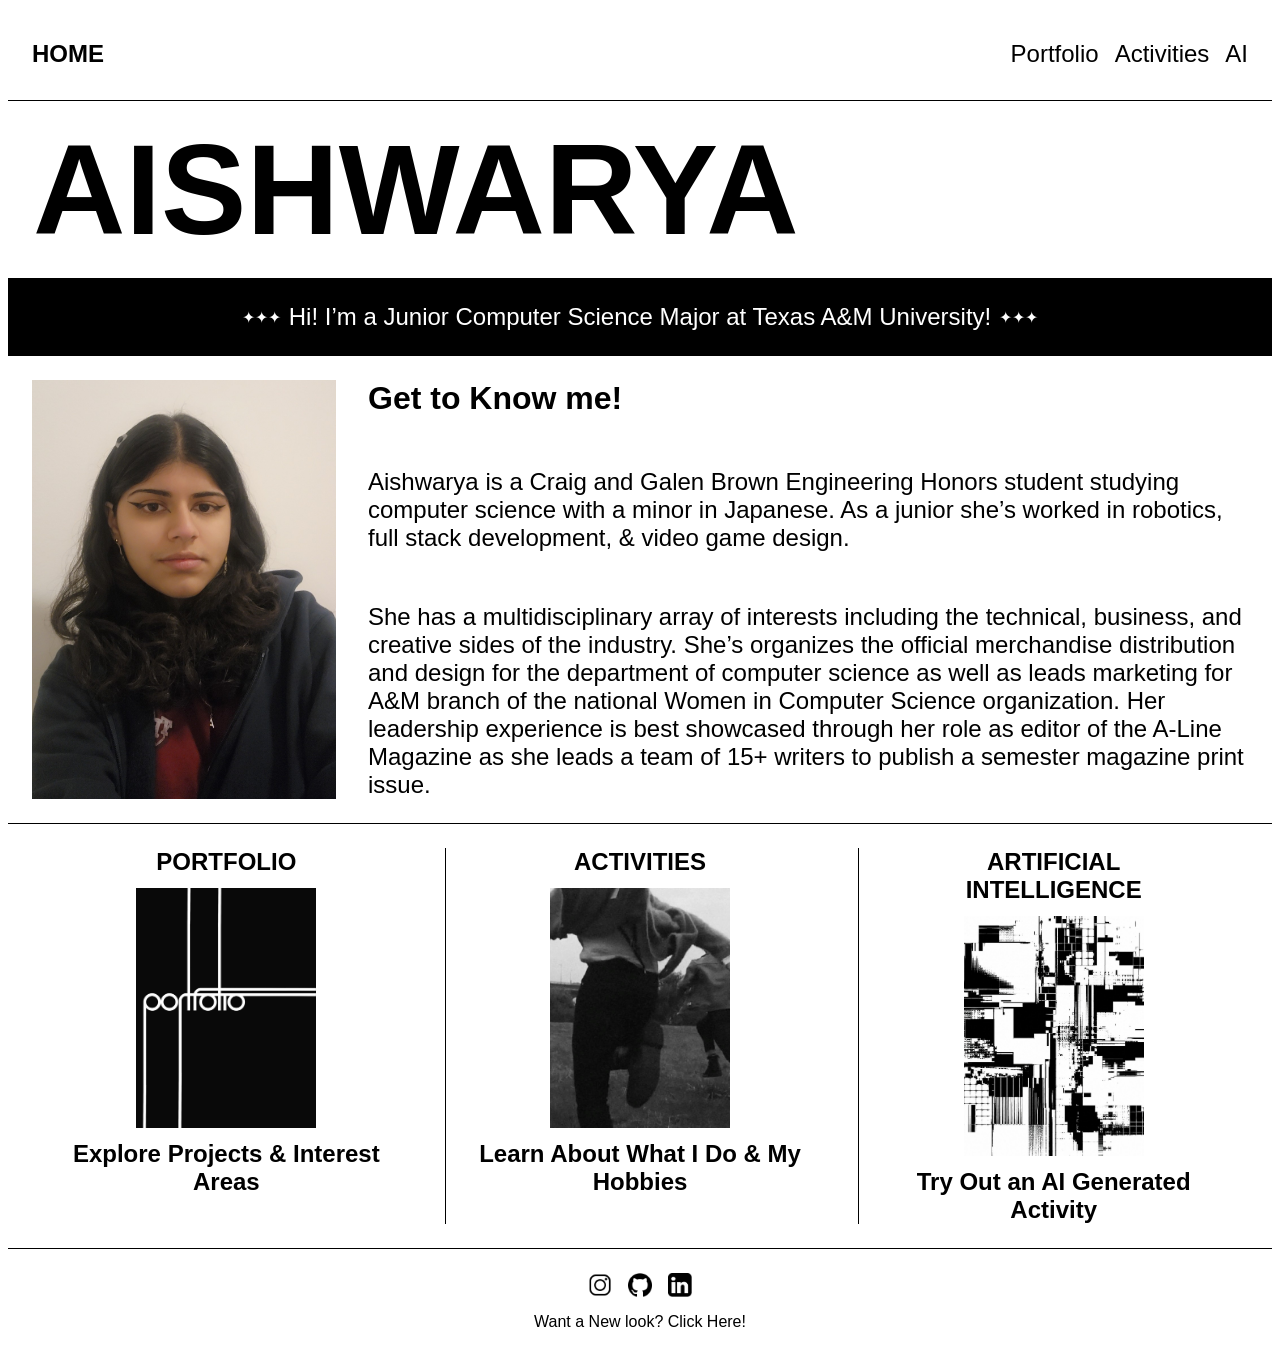
<file: index.html>
<!DOCTYPE html>
<html lang="en">
<head>
    <meta charset="UTF-8">
    <meta name="viewport" content="width=device-width, initial-scale=1.0">
    <title>Aishwarya's Personal Website</title>
    <link rel="stylesheet" href="design_2.css" id="css-link">
</head>
<body>
<header>
    <a href="../index.html">HOME</a>
    <nav>
        <a href="portfolio.html">Portfolio</a>
        <a href="activities.html">Activities</a>
        <a href="ai.html">AI</a>
    </nav>
</header>

<main>
    <section>
        <h1>AISHWARYA</h1>
    </section>

    <section class="black-banner">
        <p class="star">✦✦✦</p>
        <p>Hi! I’m a Junior Computer Science Major at 
            Texas A&M University!</p>
        <p class="star">✦✦✦</p>
    </section>

    <section class="get-to-know-me">
        <img id="headshot-img" src="img/headshot.jpg" alt="photo of me">
        <div>
            <h2>Get to Know me!</h2>
            <p>Aishwarya is a Craig and Galen Brown Engineering Honors
                student studying computer science with a minor in Japanese.
                As a junior she’s worked in robotics, full stack development,
                & video game design. </p>
            <p>She has a multidisciplinary array of interests including the technical,
                business, and creative sides of the industry. She’s organizes the official
                merchandise distribution and design for the department of computer 
                science as well as leads marketing for A&M branch of the national Women
                in Computer Science organization. Her leadership experience is best 
                showcased through her role as editor of the A-Line Magazine as she leads 
                a team of 15+ writers to publish a semester magazine print issue.</p>
        </div>
        </section>


    <section class="three">
        <a href="portfolio.html">
            <h2>PORTFOLIO</h2>            
            <img src="img/portfolio.jpeg" alt="portfolio preview">
            <h3>Explore Projects & Interest Areas</h3>
        </a>

        <a href="activities.html">
            <h2>ACTIVITIES</h2>
            <img src="img/activities.jpeg" alt="activities preview">
            <h3>Learn About What I Do & My Hobbies</h3>
        </a>

        <a href="ai.html">
            <h2>ARTIFICIAL<br>INTELLIGENCE</h2>
            <img src="img/ai.jpeg" alt="ai generated website preview">
            <h3>Try Out an AI Generated Activity</h3>
        </a>
    </section>
</main>

<footer>
    <nav>
        <a href="https://www.instagram.com/aishwarya_pa.ni/"><img src="img/insta.png" alt="instagram"></a>
        <a href="https://github.com/RiverWhite00189"><img src="img/github.png" alt="github"></a>
        <a href="https://www.linkedin.com/in/aishwarya-paryani/"><img src="img/linkedin.png" alt="LinkedIn"></a>
    </nav>
        <button id="switch-btn">Want a New look? Click Here!</button>
</footer>


<script>
    const cssLink = document.getElementById('css-link');
    const switchBtn = document.getElementById('switch-btn');
    let usingAlt = localStorage.getItem('usingAltStyle') === 'true';

    function applyStylesheet() {
        if (usingAlt) {
            cssLink.setAttribute('href', 'design_1.css');
        } else {
            cssLink.setAttribute('href', 'design_2.css');
        }
    }

    applyStylesheet();

    switchBtn.addEventListener('click', function() {
        usingAlt = !usingAlt;
        localStorage.setItem('usingAltStyle', usingAlt);
        applyStylesheet();
    });
</script>

</body>
</html>
</file>
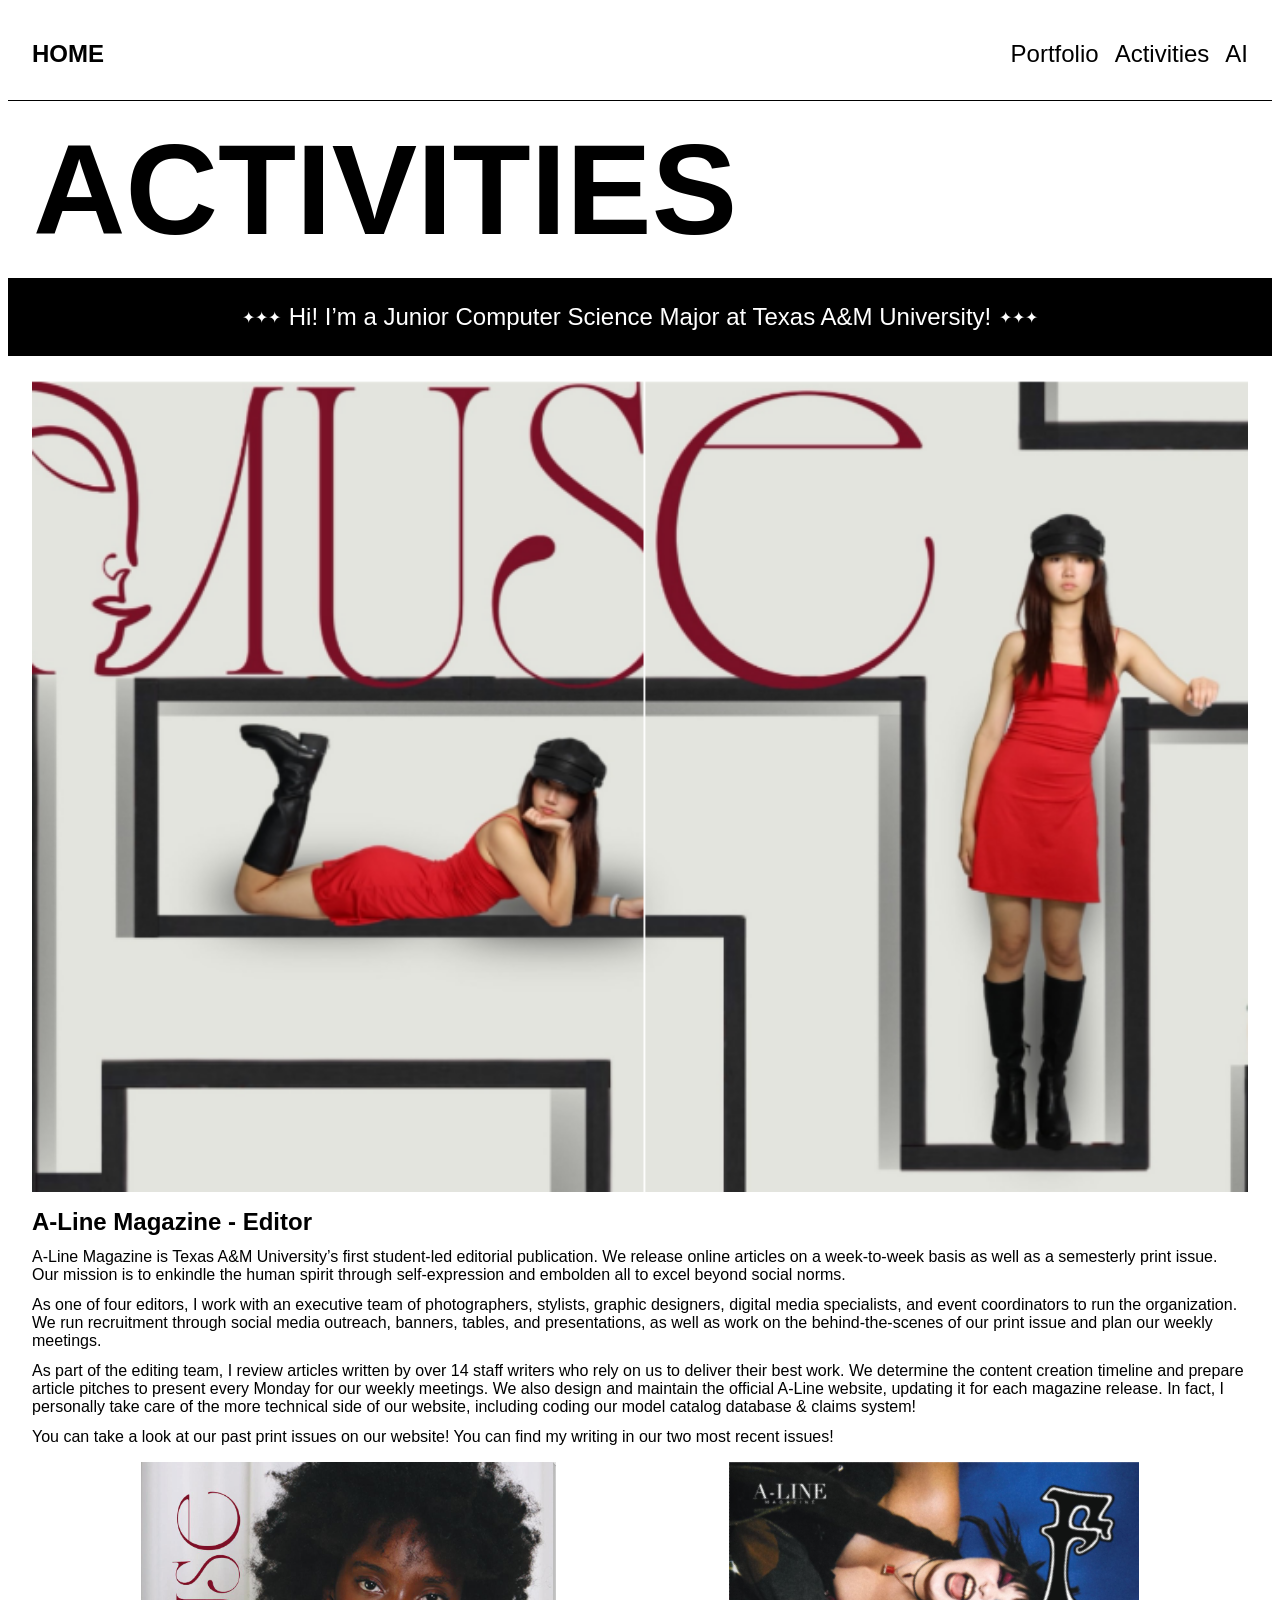
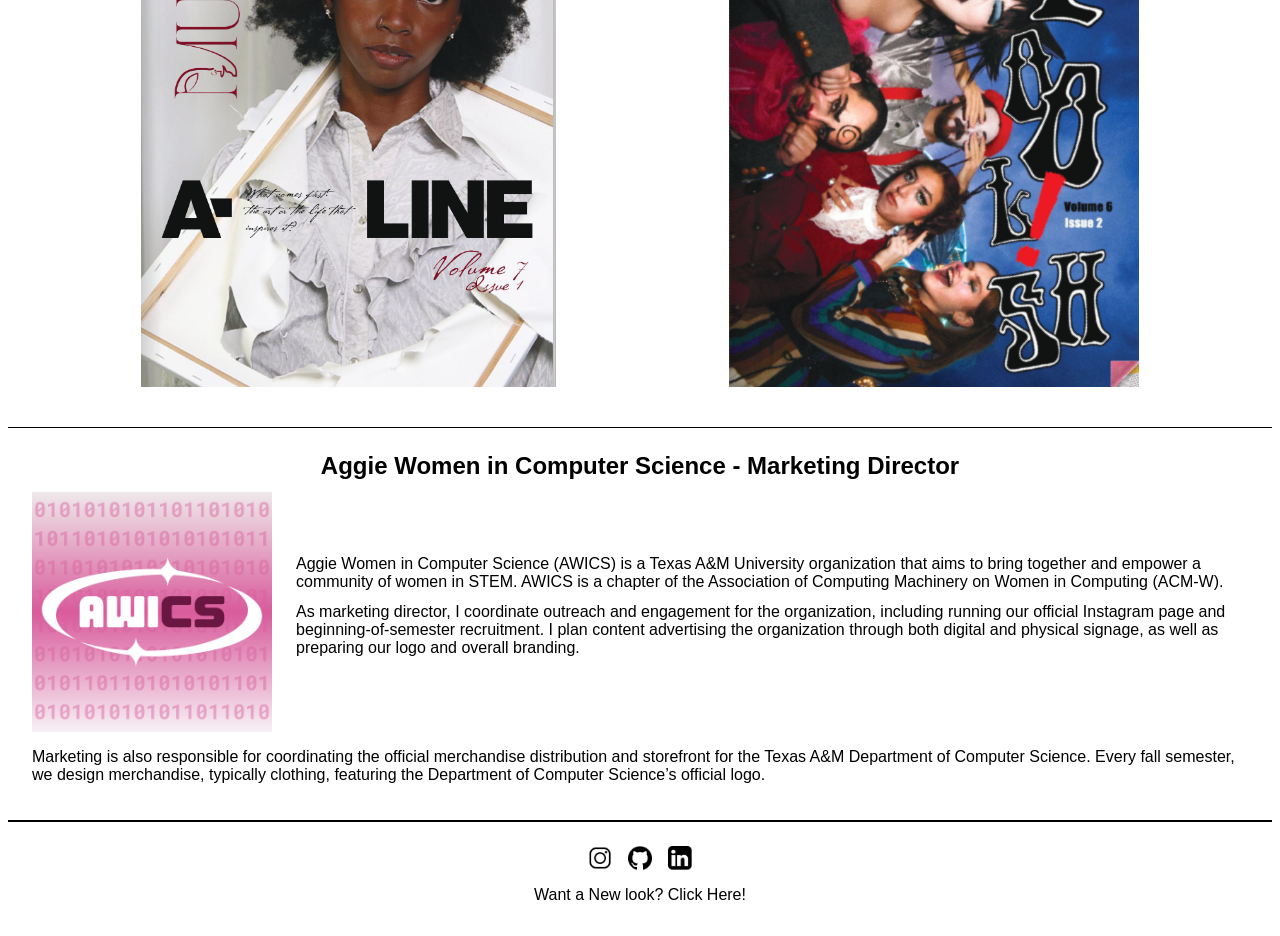
<file: activities.html>
<!DOCTYPE html>
<html lang="en">
<head>
    <meta charset="UTF-8">
    <meta name="viewport" content="width=device-width, initial-scale=1.0">
    <title>Aishwarya's Activities</title>
    <link rel="stylesheet" href="design_2.css" id="css-link">
</head>
<body>
<header>
    <a href="../index.html">HOME</a>
    <nav>
        <a href="portfolio.html">Portfolio</a>
        <a href="activities.html">Activities</a>
        <a href="ai.html">AI</a>
    </nav>
</header>

<main>
    <section>
        <h1>ACTIVITIES</h1>
    </section>

    <section class="black-banner">
        <p class="star">✦✦✦</p>
        <p>Hi! I’m a Junior Computer Science Major at 
            Texas A&M University!</p>
        <p class="star">✦✦✦</p>
    </section>

    <section class="aline">
        <a href="https://www.thealinemag.com/"><img src="img/aline-banner.png" alt="A-Line Magazine Banner"></a>
    <div>
        <h2>A-Line Magazine - Editor</h2>
        <p>A-Line Magazine is Texas A&M University’s first student-led 
            editorial publication. We release online articles on a week-to-week 
            basis as well as a semesterly print issue. Our mission is to enkindle 
            the human spirit through self-expression and embolden all to excel 
            beyond social norms.</p>
        <p>As one of four editors, I work with an executive team of photographers, 
            stylists, graphic designers, digital media specialists, and event coordinators 
            to run the organization. We run recruitment through social media outreach, 
            banners, tables, and presentations, as well as work on the behind-the-scenes 
            of our print issue and plan our weekly meetings.</p>
        <p>As part of the editing team, I review articles written by over 14 staff writers
             who rely on us to deliver their best work. We determine the content creation 
             timeline and prepare article pitches to present every Monday for our weekly 
             meetings. We also design and maintain the official A-Line website, updating 
             it for each magazine release. In fact, I personally take care of the more 
             technical side of our website, including coding our model catalog 
             database & claims system!</p>
        <p>You can take a look at our past print issues on our website! You can find 
            my writing in our two most recent issues!</p>
    </div>
        <div class="aline-mag">
            <a href="https://www.thealinemag.com/print-issues"><img src="img/muse.png" alt="MUSE magazine"></a>
            <a href="https://www.thealinemag.com/print-issues"><img src="img/foolish.png" alt="Fool!sh magazine"></a>
        </div>
    </section>

    <section class="awics">
        <h2>Aggie Women in Computer Science - Marketing Director</h2>
        <div class="awics-text">
        <div class="awics-main">
            <a href="https://www.instagram.com/tamuawics/"><img src="img/awics.png" alt="AWICS logo"></a>
            <div>
                <p>Aggie Women in Computer Science (AWICS) is a Texas A&M University organization
                    that aims to bring together and empower a community of women in STEM. 
                    AWICS is a chapter of the Association of Computing Machinery on Women in 
                    Computing (ACM-W).</p>
                <p>As marketing director, I coordinate outreach and engagement for the organization, 
                    including running our official Instagram page and beginning-of-semester recruitment. 
                    I plan content advertising the organization through both digital and physical 
                    signage, as well as preparing our logo and overall branding.</p>
            </div>
        </div>
        <p>Marketing is also responsible for coordinating the official merchandise distribution and 
            storefront for the Texas A&M Department of Computer Science. Every fall semester, we design 
            merchandise, typically clothing, featuring the Department of Computer Science’s official logo.</p>
    </div>
    </section>

<footer>
    <nav>
        <a href="https://www.instagram.com/aishwarya_pa.ni/"><img src="img/insta.png" alt="instagram"></a>
        <a href="https://github.com/RiverWhite00189"><img src="img/github.png" alt="github"></a>
        <a href="https://www.linkedin.com/in/aishwarya-paryani/"><img src="img/linkedin.png" alt="LinkedIn"></a>
    </nav>
        <button id="switch-btn">Want a New look? Click Here!</button>
</footer>


<script>
    const cssLink = document.getElementById('css-link');
    const switchBtn = document.getElementById('switch-btn');
    let usingAlt = localStorage.getItem('usingAltStyle') === 'true';

    function applyStylesheet() {
        if (usingAlt) {
            cssLink.setAttribute('href', 'design_1.css');
        } else {
            cssLink.setAttribute('href', 'design_2.css');
        }
    }

    applyStylesheet();

    switchBtn.addEventListener('click', function() {
        usingAlt = !usingAlt;
        localStorage.setItem('usingAltStyle', usingAlt);
        applyStylesheet();
    });
</script>

</body>
</html>
</file>
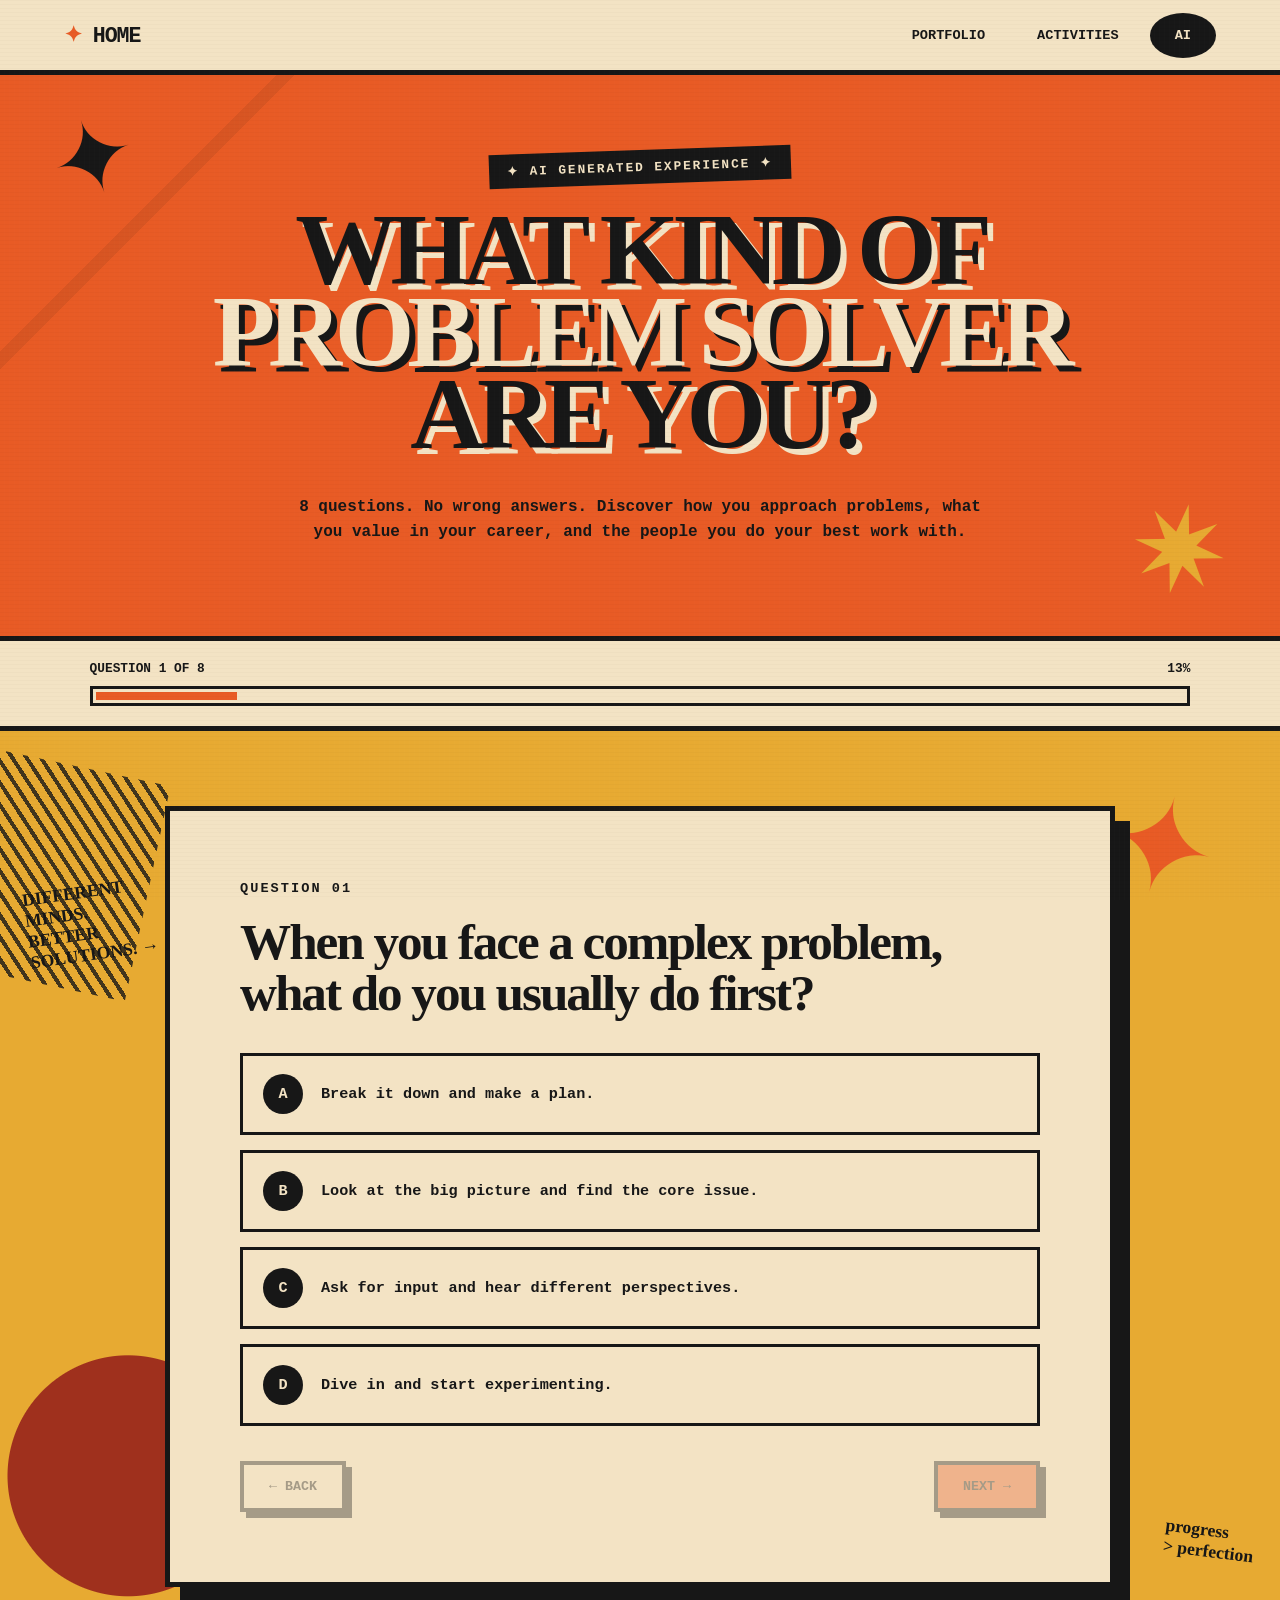
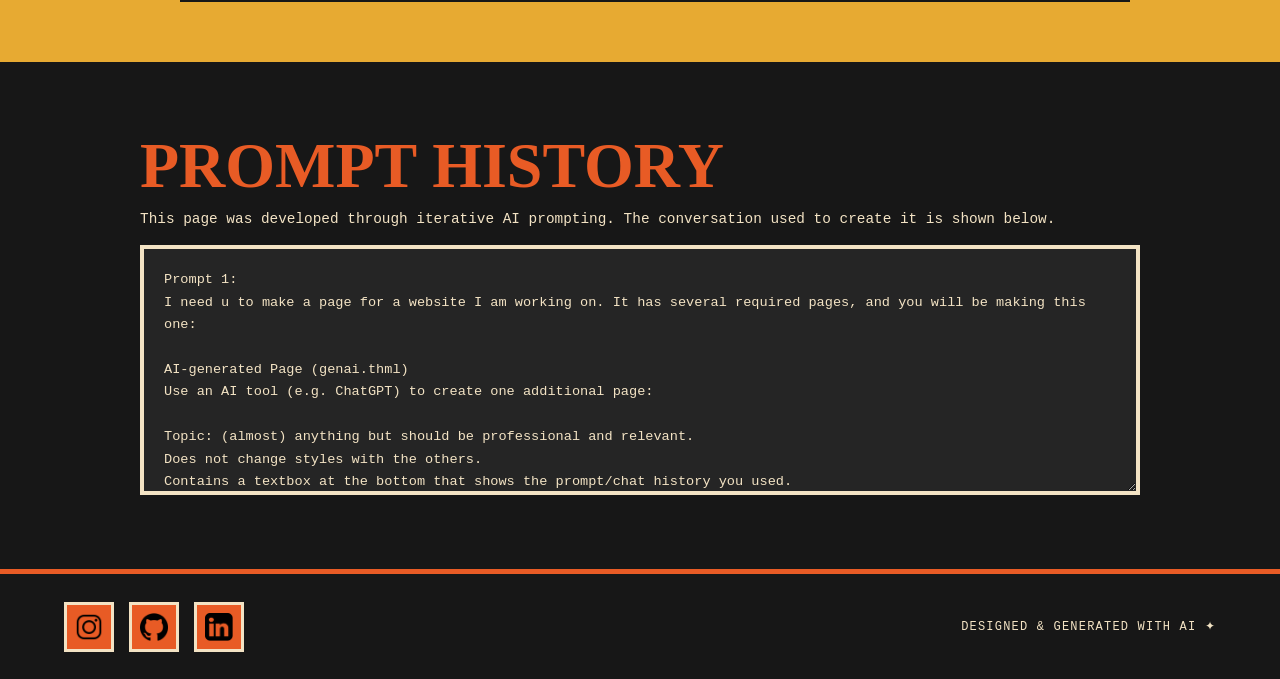
<file: ai.html>
<!DOCTYPE html>
<html lang="en">
<head>
    <meta charset="UTF-8">
    <meta name="viewport" content="width=device-width, initial-scale=1.0">
    <title>Aishwarya's AI Page</title>

    <style>
        /* =========================================================
           ENTIRE PAGE STYLING
           Textile-inspired Neo-Brutalist / Maximalist
           ========================================================= */

        :root {
            --orange: #e85b25;
            --dark-orange: #b83b18;
            --cream: #f3e3c4;
            --yellow: #e7aa32;
            --red: #9f301d;
            --black: #171717;
            --off-black: #24211d;
            --white: #fff4dc;
        }

        * {
            box-sizing: border-box;
        }

        html {
            scroll-behavior: smooth;
        }

        body {
            margin: 0;
            background: var(--orange);
            color: var(--black);
            font-family: Georgia, "Times New Roman", serif;
        }

        /* =========================================================
           TEXTURE
           ========================================================= */

        body::before {
            content: "";
            position: fixed;
            inset: 0;
            pointer-events: none;
            z-index: 999;
            opacity: .13;

            background-image:
                repeating-linear-gradient(
                    0deg,
                    transparent 0px,
                    transparent 3px,
                    rgba(0, 0, 0, .25) 4px
                ),
                repeating-linear-gradient(
                    90deg,
                    transparent 0px,
                    transparent 4px,
                    rgba(255, 255, 255, .18) 5px
                );
        }


        /* =========================================================
           HEADER
           ========================================================= */

        header {
            min-height: 75px;
            padding: 0 5vw;

            display: flex;
            justify-content: space-between;
            align-items: center;

            background: var(--cream);
            border-bottom: 5px solid var(--black);

            position: relative;
            z-index: 10;
        }

        header > a {
            color: var(--black);
            text-decoration: none;

            font-family: "Courier New", monospace;
            font-size: 1.35rem;
            font-weight: 900;
            letter-spacing: -.05em;
            text-transform: uppercase;

            transition: transform .15s ease;
        }

        header > a::before {
            content: "✦ ";
            color: var(--orange);
        }

        header > a:hover {
            transform: rotate(-3deg) scale(1.05);
        }

        header nav {
            display: flex;
            align-items: center;
            gap: 10px;
        }

        header nav a {
            color: var(--black);
            text-decoration: none;

            padding: 12px 18px;

            font-family: "Courier New", monospace;
            font-size: .85rem;
            font-weight: bold;
            text-transform: uppercase;

            border: 3px solid transparent;
        }

        header nav a:hover {
            border-color: var(--black);
            background: var(--orange);
        }

        header nav a:last-child {
            background: var(--black);
            color: var(--cream);
            border-radius: 50%;
            padding: 12px 22px;
        }


        /* =========================================================
           HERO
           ========================================================= */

        .ai-hero {
            position: relative;
            overflow: hidden;

            padding: 75px 7vw 90px;
            text-align: center;

            background:
                linear-gradient(
                    135deg,
                    transparent 0 15%,
                    rgba(0,0,0,.07) 15% 16%,
                    transparent 16%
                ),
                var(--orange);

            border-bottom: 5px solid var(--black);
        }

        .ai-hero::before {
            content: "✦";
            position: absolute;
            left: 4%;
            top: 25px;

            font-size: 100px;
            transform: rotate(-18deg);
        }

        .ai-hero::after {
            content: "✷";
            position: absolute;
            right: 4%;
            bottom: 15px;

            color: var(--yellow);
            font-size: 120px;
            transform: rotate(12deg);
        }

        .ai-kicker {
            display: inline-block;

            padding: 9px 18px;

            background: var(--black);
            color: var(--cream);

            font-family: "Courier New", monospace;
            font-size: .8rem;
            font-weight: bold;
            letter-spacing: .15em;
            text-transform: uppercase;

            transform: rotate(-2deg);

            margin-bottom: 25px;
        }

        .ai-hero h1 {
            max-width: 1100px;
            margin: 0 auto;

            font-size: clamp(3.4rem, 8vw, 8rem);
            line-height: .8;
            letter-spacing: -.07em;
            text-transform: uppercase;
            font-weight: 900;

            text-shadow: 6px 6px 0 var(--cream);
        }

        .ai-hero h1 span {
            display: block;

            color: var(--cream);

            text-shadow:
                6px 6px 0 var(--black);
        }

        .ai-hero-description {
            max-width: 700px;
            margin: 40px auto 0;

            font-family: "Courier New", monospace;
            font-size: 1rem;
            font-weight: bold;
            line-height: 1.6;
        }


        /* =========================================================
           PROGRESS
           ========================================================= */

        .quiz-progress {
            padding: 20px 7vw;

            background: var(--cream);
            border-bottom: 5px solid var(--black);
        }

        .progress-top {
            display: flex;
            justify-content: space-between;

            margin-bottom: 10px;

            font-family: "Courier New", monospace;
            font-size: .8rem;
            font-weight: bold;
            text-transform: uppercase;
        }

        .progress-bar {
            height: 20px;

            padding: 3px;

            border: 3px solid var(--black);
            background: transparent;
        }

        .progress-fill {
            height: 100%;
            width: 12.5%;

            background: var(--orange);

            transition: width .35s ease;
        }


        /* =========================================================
           QUIZ AREA
           ========================================================= */

        .quiz-wrapper {
            position: relative;
            overflow: hidden;

            padding: 75px 7vw;

            background:
                radial-gradient(
                    circle at 10% 80%,
                    var(--red) 0 120px,
                    transparent 121px
                ),
                var(--yellow);
        }

        .quiz-wrapper::before {
            content: "";
            position: absolute;
            width: 220px;
            height: 220px;

            left: -70px;
            top: 30px;

            background:
                repeating-linear-gradient(
                    45deg,
                    var(--black) 0px,
                    var(--black) 4px,
                    transparent 4px,
                    transparent 12px
                );

            transform: rotate(12deg);
            opacity: .8;
        }

        .quiz-wrapper::after {
            content: "✦";
            position: absolute;

            right: 5%;
            top: 40px;

            font-size: 130px;
            color: var(--orange);

            transform: rotate(15deg);
        }

        .scribble {
            position: absolute;

            max-width: 160px;

            font-family: "Comic Sans MS", cursive;
            font-size: 1.1rem;
            font-weight: bold;
            line-height: 1.2;
        }

        .scribble.one {
            left: 2%;
            top: 150px;
            transform: rotate(-8deg);
        }

        .scribble.two {
            right: 2%;
            bottom: 100px;
            transform: rotate(7deg);
        }


        /* =========================================================
           QUIZ CARD
           ========================================================= */

        .quiz-card {
            position: relative;
            z-index: 2;

            max-width: 950px;
            margin: auto;

            padding: clamp(30px, 6vw, 70px);

            background: var(--cream);
            border: 5px solid var(--black);

            box-shadow: 15px 15px 0 var(--black);
        }

        .question-number {
            margin-bottom: 20px;

            font-family: "Courier New", monospace;
            font-size: .85rem;
            font-weight: bold;
            letter-spacing: .15em;
            text-transform: uppercase;
        }

        .quiz-card h2 {
            margin: 0 0 35px;

            font-size: clamp(2rem, 4vw, 4rem);
            line-height: 1;
            letter-spacing: -.04em;
        }

        .answers {
            display: grid;
            gap: 15px;
        }

        .answer {
            width: 100%;

            display: flex;
            align-items: center;
            gap: 18px;

            padding: 18px 20px;

            background: transparent;
            color: var(--black);

            border: 3px solid var(--black);

            text-align: left;

            font-family: "Courier New", monospace;
            font-size: .95rem;
            font-weight: bold;

            cursor: pointer;

            transition:
                transform .15s ease,
                background .15s ease,
                color .15s ease,
                box-shadow .15s ease;
        }

        .answer:hover {
            background: var(--orange);
            color: var(--cream);

            transform: translate(-5px, -5px);

            box-shadow: 7px 7px 0 var(--black);
        }

        .answer.selected {
            background: var(--black);
            color: var(--cream);

            transform: translate(-5px, -5px);

            box-shadow: 7px 7px 0 var(--orange);
        }

        .answer-letter {
            flex: 0 0 40px;

            width: 40px;
            height: 40px;

            display: flex;
            align-items: center;
            justify-content: center;

            border-radius: 50%;

            background: var(--black);
            color: var(--cream);

            font-weight: bold;
        }

        .selected .answer-letter {
            background: var(--orange);
            color: var(--black);
        }


        /* =========================================================
           QUIZ BUTTONS
           ========================================================= */

        .quiz-controls {
            display: flex;
            justify-content: space-between;
            align-items: center;

            margin-top: 35px;
            gap: 20px;
        }

        .quiz-button {
            padding: 14px 25px;

            background: var(--orange);
            color: var(--black);

            border: 4px solid var(--black);

            font-family: "Courier New", monospace;
            font-weight: bold;
            text-transform: uppercase;

            cursor: pointer;

            box-shadow: 6px 6px 0 var(--black);

            transition: all .15s ease;
        }

        .quiz-button:hover {
            transform: translate(3px, 3px);
            box-shadow: 3px 3px 0 var(--black);
        }

        .quiz-button:disabled {
            opacity: .35;
            cursor: not-allowed;
        }

        .quiz-button.back {
            background: var(--cream);
        }


        /* =========================================================
           RESULTS
           ========================================================= */

        .results {
            display: none;

            max-width: 1100px;
            margin: 0 auto;

            padding: 75px 7vw;
        }

        .results.visible {
            display: block;
        }

        .results-header {
            padding: 45px;

            background: var(--black);
            color: var(--cream);

            border: 5px solid var(--black);
        }

        .results-header p:first-child {
            font-family: "Courier New", monospace;
            font-size: .8rem;
            font-weight: bold;
            letter-spacing: .12em;
            text-transform: uppercase;
        }

        .results-header h2 {
            margin: 15px 0;

            color: var(--orange);

            font-size: clamp(3rem, 7vw, 6rem);
            line-height: .85;
            letter-spacing: -.06em;
        }

        .result-grid {
            display: grid;
            grid-template-columns: repeat(2, 1fr);
            gap: 20px;

            margin-top: 20px;
        }

        .result-box {
            padding: 30px;

            background: var(--cream);
            border: 4px solid var(--black);

            box-shadow: 8px 8px 0 var(--black);
        }

        .result-box h3 {
            margin-top: 0;
            padding-bottom: 10px;

            border-bottom: 2px solid var(--black);

            font-family: "Courier New", monospace;
            font-size: .8rem;
            text-transform: uppercase;
        }

        .result-box p {
            font-size: 1.1rem;
            line-height: 1.5;
        }

        .restart {
            margin-top: 30px;
        }


        /* =========================================================
           PROMPT HISTORY
           ========================================================= */

        .prompt-section {
            padding: 70px 7vw;

            background: var(--black);
            color: var(--cream);

            border-top: 5px solid var(--black);
        }

        .prompt-inner {
            max-width: 1000px;
            margin: auto;
        }

        .prompt-inner h2 {
            margin: 0 0 10px;

            color: var(--orange);

            font-size: clamp(2.5rem, 5vw, 4.5rem);
            line-height: .9;
            text-transform: uppercase;
        }

        .prompt-inner > p {
            font-family: "Courier New", monospace;
            font-size: .9rem;
            line-height: 1.5;
        }

        .prompt-history {
            width: 100%;
            min-height: 250px;

            padding: 20px;

            resize: vertical;

            background: #252525;
            color: var(--cream);

            border: 4px solid var(--cream);

            font-family: "Courier New", monospace;
            font-size: .85rem;
            line-height: 1.65;
        }


        /* =========================================================
           FOOTER
           ========================================================= */

        footer {
            min-height: 110px;

            padding: 25px 5vw;

            display: flex;
            align-items: center;
            justify-content: space-between;
            gap: 30px;

            background: var(--black);
            color: var(--cream);

            border-top: 5px solid var(--orange);
        }

        footer nav {
            display: flex;
            align-items: center;
            gap: 15px;
        }

        footer nav a {
            display: flex;
            align-items: center;
            justify-content: center;

            width: 50px;
            height: 50px;

            background: var(--orange);

            border: 3px solid var(--cream);

            transition:
                transform .15s ease,
                background .15s ease;
        }

        footer nav a:hover {
            background: var(--yellow);
            transform: rotate(-8deg) translateY(-5px);
        }

        footer nav img {
            width: 28px;
            height: 28px;
            object-fit: contain;
        }

        .footer-label {
            font-family: "Courier New", monospace;
            font-size: .75rem;
            text-transform: uppercase;
            letter-spacing: .1em;
        }


        /* =========================================================
           MOBILE
           ========================================================= */

        @media (max-width: 700px) {

            header {
                min-height: auto;
                padding: 15px 5vw;

                flex-direction: column;
                gap: 12px;
            }

            header nav {
                width: 100%;
                justify-content: center;
            }

            header nav a {
                padding: 8px 10px;
                font-size: .7rem;
            }

            .ai-hero {
                padding: 55px 5vw 65px;
            }

            .ai-hero h1 {
                font-size: 3.5rem;
            }

            .ai-hero-description {
                font-size: .85rem;
            }

            .quiz-wrapper {
                padding: 50px 5vw;
            }

            .quiz-card {
                box-shadow: 8px 8px 0 var(--black);
            }

            .quiz-card h2 {
                font-size: 2rem;
            }

            .answer {
                font-size: .8rem;
            }

            .scribble {
                display: none;
            }

            .quiz-controls {
                flex-direction: column-reverse;
                align-items: stretch;
            }

            .quiz-button {
                width: 100%;
            }

            .result-grid {
                grid-template-columns: 1fr;
            }

            .results {
                padding: 50px 5vw;
            }

            .results-header {
                padding: 30px;
            }

            footer {
                flex-direction: column;
            }
        }
    </style>
</head>


<body>

    <!-- =========================================================
         HEADER
         ========================================================= -->

    <header>

        <a href="../index.html">HOME</a>

        <nav>
            <a href="portfolio.html">Portfolio</a>
            <a href="activities.html">Activities</a>
            <a href="ai.html">AI</a>
        </nav>

    </header>


    <!-- =========================================================
         MAIN
         ========================================================= -->

    <main>

        <!-- HERO -->

        <section class="ai-hero">

            <div class="ai-kicker">
                ✦ AI GENERATED EXPERIENCE ✦
            </div>

            <h1>
                What Kind of
                <span>Problem Solver</span>
                Are You?
            </h1>

            <p class="ai-hero-description">
                8 questions. No wrong answers.
                Discover how you approach problems,
                what you value in your career,
                and the people you do your best work with.
            </p>

        </section>


        <!-- PROGRESS -->

        <section class="quiz-progress">

            <div class="progress-top">
                <span id="progress-text">Question 1 of 8</span>
                <span id="progress-percent">12%</span>
            </div>

            <div class="progress-bar">
                <div class="progress-fill" id="progress-fill"></div>
            </div>

        </section>


        <!-- QUIZ -->

        <section class="quiz-wrapper">

            <div class="scribble one">
                DIFFERENT<br>
                MINDS.<br>
                BETTER<br>
                SOLUTIONS. →
            </div>

            <div class="scribble two">
                progress<br>
                &gt; perfection
            </div>


            <div class="quiz-card">

                <div class="question-number" id="question-number">
                    QUESTION 01
                </div>

                <h2 id="question-text">
                    When you face a complex problem, what do you usually do first?
                </h2>

                <div class="answers" id="answers"></div>

                <div class="quiz-controls">

                    <button
                        class="quiz-button back"
                        id="back-button"
                        onclick="previousQuestion()"
                        disabled>
                        ← Back
                    </button>

                    <button
                        class="quiz-button"
                        id="next-button"
                        onclick="nextQuestion()"
                        disabled>
                        Next →
                    </button>

                </div>

            </div>

        </section>


        <!-- RESULTS -->

        <section class="results" id="results">

            <div class="results-header">

                <p>Your problem-solving archetype:</p>

                <h2 id="result-title">
                    THE STRATEGIST
                </h2>

                <p id="result-description">
                    You like understanding the system before changing it.
                </p>

            </div>


            <div class="result-grid">

                <div class="result-box">

                    <h3>Your Approach</h3>

                    <p id="approach-result"></p>

                </div>


                <div class="result-box">

                    <h3>What You Value</h3>

                    <p id="values-result"></p>

                </div>


                <div class="result-box">

                    <h3>Your Ideal Teammates</h3>

                    <p id="people-result"></p>

                </div>


                <div class="result-box">

                    <h3>Work Environment</h3>

                    <p id="environment-result"></p>

                </div>

            </div>


            <button
                class="quiz-button restart"
                onclick="restartQuiz()">

                ↻ Take It Again

            </button>

        </section>


        <!-- =====================================================
             PROMPT HISTORY
             ===================================================== -->

        <section class="prompt-section">

            <div class="prompt-inner">

                <h2>Prompt History</h2>

                <p>
                    This page was developed through iterative AI
                    prompting. The conversation used to create it
                    is shown below.
                </p>

                <textarea
                    class="prompt-history"
                    readonly>Prompt 1:
I need u to make a page for a website I am working on. It has several required pages, and you will be making this one:

AI-generated Page (genai.thml)
Use an AI tool (e.g. ChatGPT) to create one additional page:

Topic: (almost) anything but should be professional and relevant.
Does not change styles with the others.
Contains a textbox at the bottom that shows the prompt/chat history you used.

I would like you to make an interactive personality quiz with 8 questions that will tell the user what kind of problem solver they are, and what they value most in their career & who they are working with.

I would like this to have a textile-like neo-brutalist look. I really want something maximalist and bold. I'm thinking warm colors and oranges; keep all styling within this sheet.


Prompt 2:
remove the style switcher and style sheet rel. this page has its entirely own styling unrelated to the rest. make sure the header and footers are styles too</textarea>

            </div>

        </section>

    </main>


    <!-- =========================================================
         FOOTER
         ========================================================= -->

    <footer>

        <nav>

            <a href="https://www.instagram.com/aishwarya_pa.ni/">
                <img
                    src="img/insta.png"
                    alt="Instagram">
            </a>

            <a href="https://github.com/RiverWhite00189">
                <img
                    src="img/github.png"
                    alt="GitHub">
            </a>

            <a href="https://www.linkedin.com/in/aishwarya-paryani/">
                <img
                    src="img/linkedin.png"
                    alt="LinkedIn">
            </a>

        </nav>

        <span class="footer-label">
            Designed &amp; generated with AI ✦
        </span>

    </footer>


    <!-- =========================================================
         QUIZ JAVASCRIPT
         ========================================================= -->

    <script>

        const questions = [

            {
                question:
                    "When you face a complex problem, what do you usually do first?",

                answers: [
                    ["A", "Break it down and make a plan.", "S"],
                    ["B", "Look at the big picture and find the core issue.", "I"],
                    ["C", "Ask for input and hear different perspectives.", "C"],
                    ["D", "Dive in and start experimenting.", "D"]
                ]
            },

            {
                question:
                    "You are working on a project and something suddenly goes wrong. You...",

                answers: [
                    ["A", "Stop and figure out exactly what caused it.", "S"],
                    ["B", "Get the team together and brainstorm.", "C"],
                    ["C", "Try a completely different approach.", "I"],
                    ["D", "Fix what you can and keep moving.", "D"]
                ]
            },

            {
                question:
                    "What makes a project feel successful to you?",

                answers: [
                    ["A", "Everything works exactly as intended.", "S"],
                    ["B", "Everyone contributed and feels proud of it.", "C"],
                    ["C", "It created something genuinely new.", "I"],
                    ["D", "We actually got something done.", "D"]
                ]
            },

            {
                question:
                    "Which workday sounds the most satisfying?",

                answers: [
                    ["A", "A quiet day solving a complicated problem.", "S"],
                    ["B", "A day full of meetings, collaboration, and ideas.", "C"],
                    ["C", "A day experimenting with completely new concepts.", "I"],
                    ["D", "A fast-paced day where you can see constant progress.", "D"]
                ]
            },

            {
                question:
                    "What do you value most from the people you work with?",

                answers: [
                    ["A", "Competence and reliability.", "S"],
                    ["B", "Communication and empathy.", "C"],
                    ["C", "Creativity and curiosity.", "I"],
                    ["D", "Energy and initiative.", "D"]
                ]
            },

            {
                question:
                    "Your team has three possible solutions. You want to...",

                answers: [
                    ["A", "Compare the evidence and choose the strongest option.", "S"],
                    ["B", "Discuss them until everyone understands the tradeoffs.", "C"],
                    ["C", "Combine them into something unexpected.", "I"],
                    ["D", "Pick one and test it immediately.", "D"]
                ]
            },

            {
                question:
                    "Which career value matters most to you?",

                answers: [
                    ["A", "Mastery — becoming exceptionally good at something.", "S"],
                    ["B", "People — building relationships and helping others succeed.", "C"],
                    ["C", "Creativity — having freedom to create and explore.", "I"],
                    ["D", "Impact — seeing tangible results from your work.", "D"]
                ]
            },

            {
                question:
                    "What kind of teammate brings out your best work?",

                answers: [
                    ["A", "Someone thoughtful who sees details I might miss.", "S"],
                    ["B", "Someone open-minded who loves talking through ideas.", "C"],
                    ["C", "Someone imaginative who challenges the obvious answer.", "I"],
                    ["D", "Someone ambitious who turns ideas into action.", "D"]
                ]
            }

        ];


        const results = {

            S: {
                title: "THE STRATEGIST",

                description:
                    "You like understanding the system before changing it.",

                approach:
                    "You naturally analyze, organize, and look for the structure underneath a problem. You prefer thoughtful decisions backed by evidence.",

                values:
                    "Mastery, clarity, competence, and solving difficult problems well.",

                people:
                    "Thoughtful, reliable teammates who notice details and bring strong reasoning.",

                environment:
                    "You tend to thrive when you have autonomy, challenging problems, and enough space to think."
            },


            C: {
                title: "THE COLLABORATOR",

                description:
                    "You believe better solutions emerge when people think together.",

                approach:
                    "You naturally bring perspectives together and use communication to uncover better answers.",

                values:
                    "Connection, communication, empathy, and shared success.",

                people:
                    "Open-minded people who communicate well and enjoy building ideas together.",

                environment:
                    "You tend to thrive in people-centered environments where discussion, teamwork, and relationships matter."
            },


            I: {
                title: "THE INNOVATOR",

                description:
                    "You see possibilities where other people see constraints.",

                approach:
                    "You question assumptions, experiment with ideas, and enjoy discovering unexpected solutions.",

                values:
                    "Creativity, curiosity, freedom, and meaningful innovation.",

                people:
                    "Imaginative teammates who challenge assumptions and are excited by new possibilities.",

                environment:
                    "You tend to thrive when you have creative freedom, variety, and permission to experiment."
            },


            D: {
                title: "THE DOER",

                description:
                    "You learn by moving and turn ideas into action.",

                approach:
                    "You prefer momentum over endless planning. You test ideas, learn from what happens, and adjust quickly.",

                values:
                    "Impact, action, momentum, and visible results.",

                people:
                    "Energetic teammates who take initiative and turn conversations into action.",

                environment:
                    "You tend to thrive in dynamic environments where projects move quickly and your work has visible results."
            }

        };


        let currentQuestion = 0;

        let selectedAnswers =
            Array(questions.length).fill(null);


        /* =====================================================
           DISPLAY QUESTION
           ===================================================== */

        function displayQuestion() {

            const question =
                questions[currentQuestion];

            document.getElementById("question-number")
                .textContent =
                `QUESTION ${String(currentQuestion + 1).padStart(2, "0")}`;

            document.getElementById("question-text")
                .textContent =
                question.question;


            const answersContainer =
                document.getElementById("answers");

            answersContainer.innerHTML = "";


            question.answers.forEach((answer, index) => {

                const button =
                    document.createElement("button");

                button.className = "answer";


                if (
                    selectedAnswers[currentQuestion]
                    === index
                ) {
                    button.classList.add("selected");
                }


                button.innerHTML = `
                    <span class="answer-letter">
                        ${answer[0]}
                    </span>

                    <span>
                        ${answer[1]}
                    </span>
                `;


                button.onclick =
                    () => selectAnswer(index);


                answersContainer.appendChild(button);

            });


            updateProgress();


            document.getElementById("back-button")
                .disabled =
                currentQuestion === 0;


            document.getElementById("next-button")
                .disabled =
                selectedAnswers[currentQuestion] === null;


            document.getElementById("next-button")
                .textContent =
                currentQuestion === questions.length - 1
                    ? "See My Result →"
                    : "Next →";
        }


        /* =====================================================
           SELECT ANSWER
           ===================================================== */

        function selectAnswer(index) {

            selectedAnswers[currentQuestion] =
                index;


            document
                .querySelectorAll(".answer")
                .forEach((button, i) => {

                    button.classList.toggle(
                        "selected",
                        i === index
                    );

                });


            document.getElementById("next-button")
                .disabled = false;
        }


        /* =====================================================
           NEXT
           ===================================================== */

        function nextQuestion() {

            if (
                selectedAnswers[currentQuestion]
                === null
            ) {
                return;
            }


            if (
                currentQuestion
                < questions.length - 1
            ) {

                currentQuestion++;

                displayQuestion();

            } else {

                showResults();

            }
        }


        /* =====================================================
           BACK
           ===================================================== */

        function previousQuestion() {

            if (currentQuestion > 0) {

                currentQuestion--;

                displayQuestion();

            }
        }


        /* =====================================================
           PROGRESS
           ===================================================== */

        function updateProgress() {

            const percentage =
                Math.round(
                    ((currentQuestion + 1)
                    / questions.length) * 100
                );


            document.getElementById("progress-fill")
                .style.width =
                `${percentage}%`;


            document.getElementById("progress-text")
                .textContent =
                `Question ${currentQuestion + 1} of ${questions.length}`;


            document.getElementById("progress-percent")
                .textContent =
                `${percentage}%`;
        }


        /* =====================================================
           SHOW RESULTS
           ===================================================== */

        function showResults() {

            const scores = {
                S: 0,
                C: 0,
                I: 0,
                D: 0
            };


            selectedAnswers.forEach(
                (answerIndex, questionIndex) => {

                    const type =
                        questions[questionIndex]
                            .answers[answerIndex][2];

                    scores[type]++;

                }
            );


            const winningType =
                Object.keys(scores).reduce(
                    (a, b) =>
                        scores[a] >= scores[b]
                            ? a
                            : b
                );


            const result =
                results[winningType];


            document.getElementById("result-title")
                .textContent =
                result.title;


            document.getElementById("result-description")
                .textContent =
                result.description;


            document.getElementById("approach-result")
                .textContent =
                result.approach;


            document.getElementById("values-result")
                .textContent =
                result.values;


            document.getElementById("people-result")
                .textContent =
                result.people;


            document.getElementById("environment-result")
                .textContent =
                result.environment;


            document.querySelector(".quiz-wrapper")
                .style.display = "none";


            document.querySelector(".quiz-progress")
                .style.display = "none";


            document.getElementById("results")
                .classList.add("visible");


            window.scrollTo({
                top: 0,
                behavior: "smooth"
            });
        }


        /* =====================================================
           RESTART
           ===================================================== */

        function restartQuiz() {

            currentQuestion = 0;

            selectedAnswers =
                Array(questions.length).fill(null);


            document.querySelector(".quiz-wrapper")
                .style.display = "block";


            document.querySelector(".quiz-progress")
                .style.display = "block";


            document.getElementById("results")
                .classList.remove("visible");


            displayQuestion();


            document.querySelector(".quiz-wrapper")
                .scrollIntoView({
                    behavior: "smooth"
                });
        }


        /* =====================================================
           START QUIZ
           ===================================================== */

        displayQuestion();

    </script>

</body>
</html>
</file>
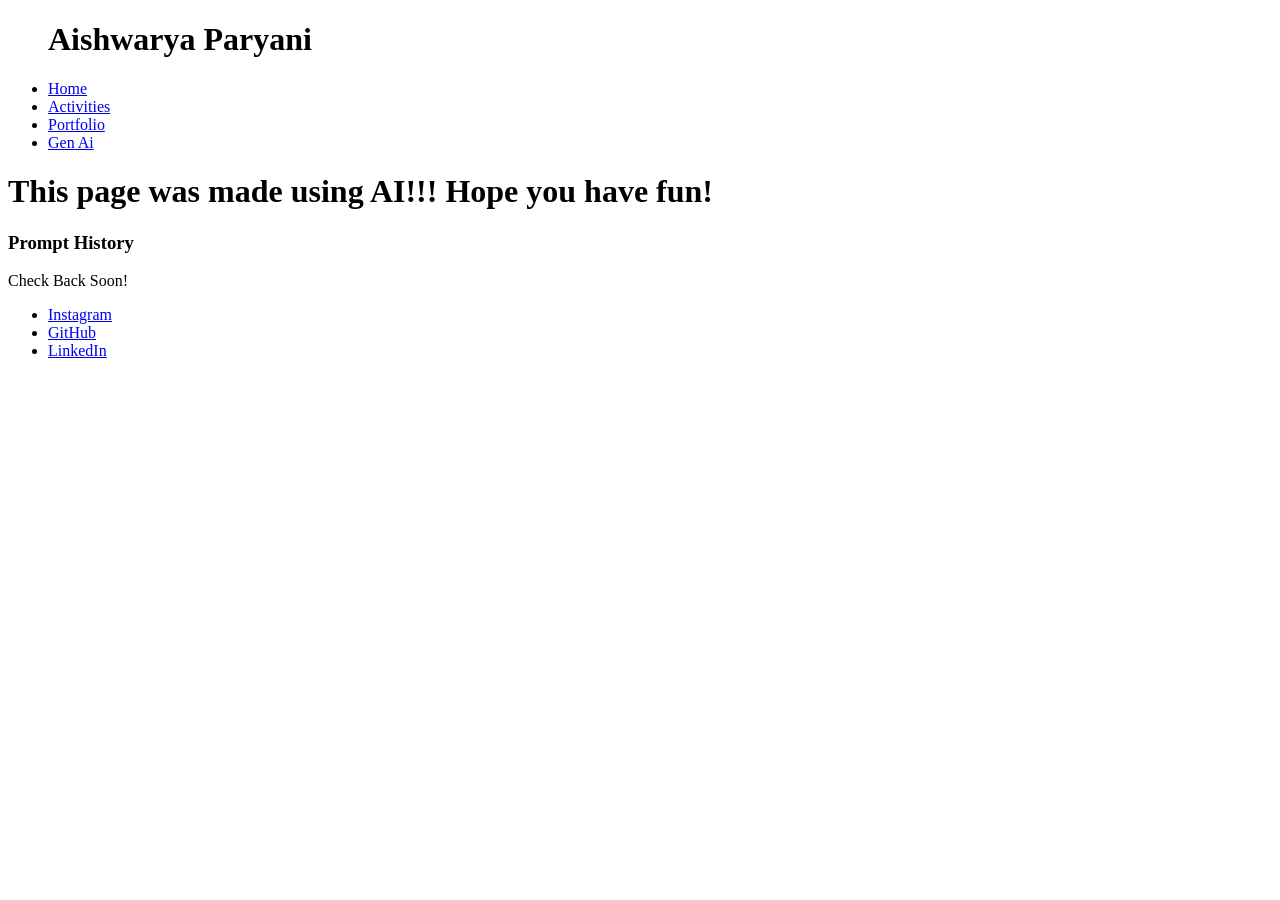
<file: genai.html>
<!DOCTYPE html>
<html lang="en">
<head>
    <meta charset="UTF-8">
    <meta name="viewport" content="width=device-width, initial-scale=1.0">
    <title>Document</title>
</head>
<body>
    <ul>
        <h1>Aishwarya Paryani</h1>
        <li><a href="index.html">Home</a></li>
        <li><a href="activities.html">Activities</a></li>
        <li><a href="portfolio.html">Portfolio</a></li>
        <li><a href="genai.html">Gen Ai</a></li>
    </ul>


    <h1>This page was made using AI!!! Hope you have fun!</h1>


    <h3>Prompt History</h3>
    <p>Check Back Soon!</p>

    <ul>
        <li><a href="https://www.instagram.com/aishwarya_pa.ni/">Instagram</a></li>
        <li><a href="https://github.com/RiverWhite00189">GitHub</a></li>
        <li><a href="https://www.linkedin.com/in/aishwarya-paryani/">LinkedIn</a></li>
    </ul>
    
</body>
</html>
</file>
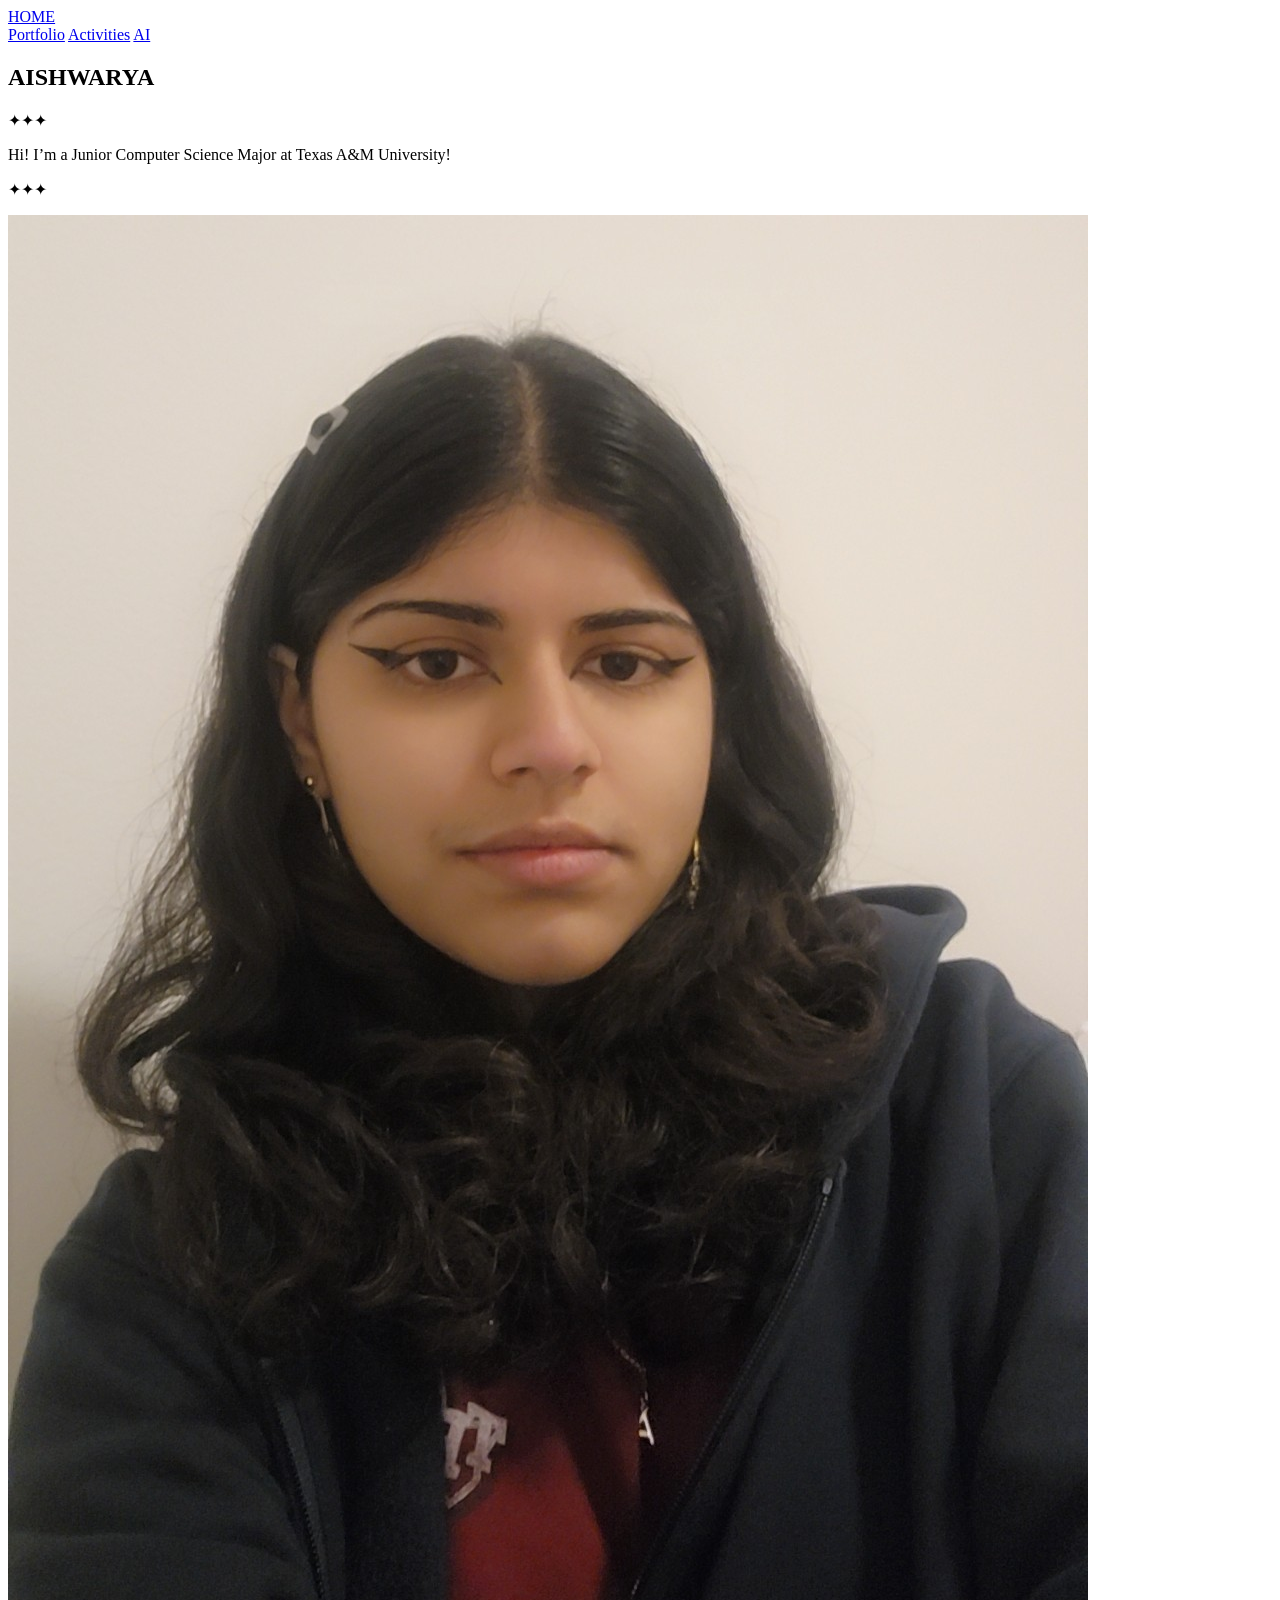
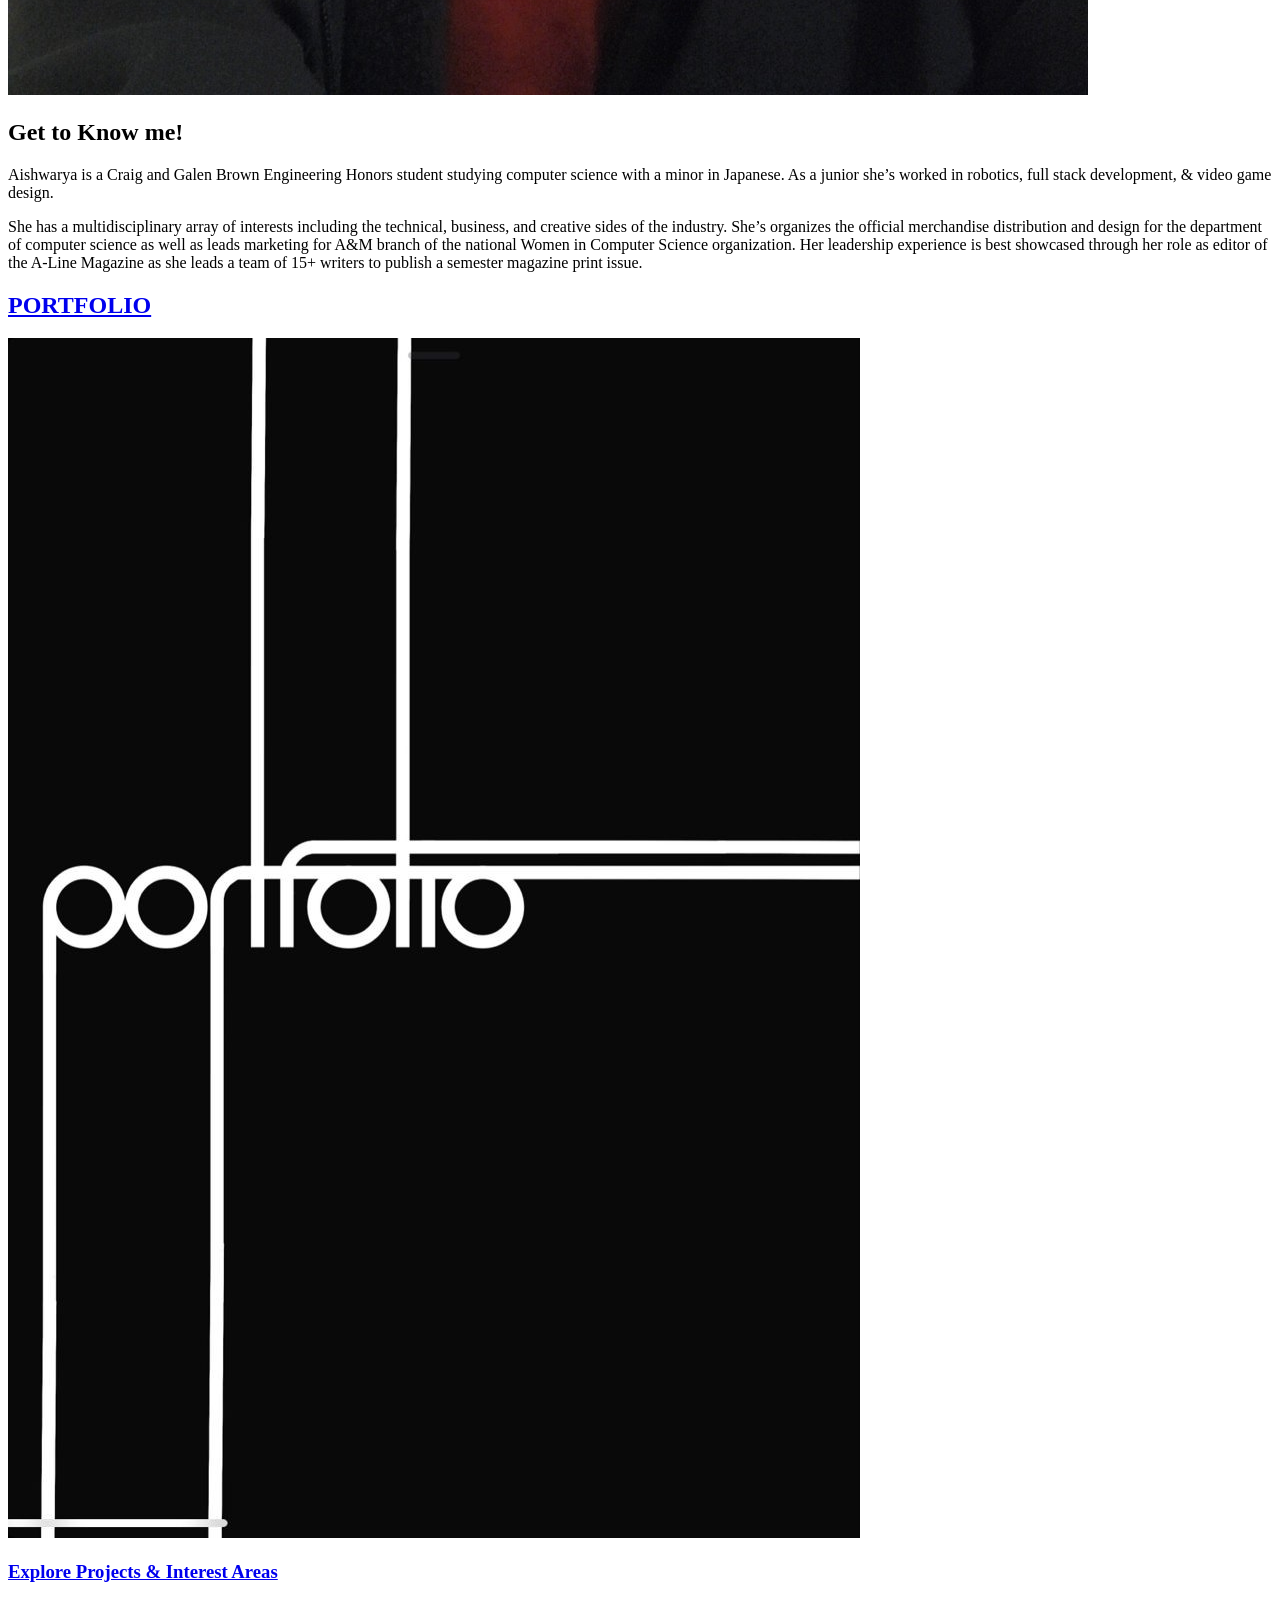
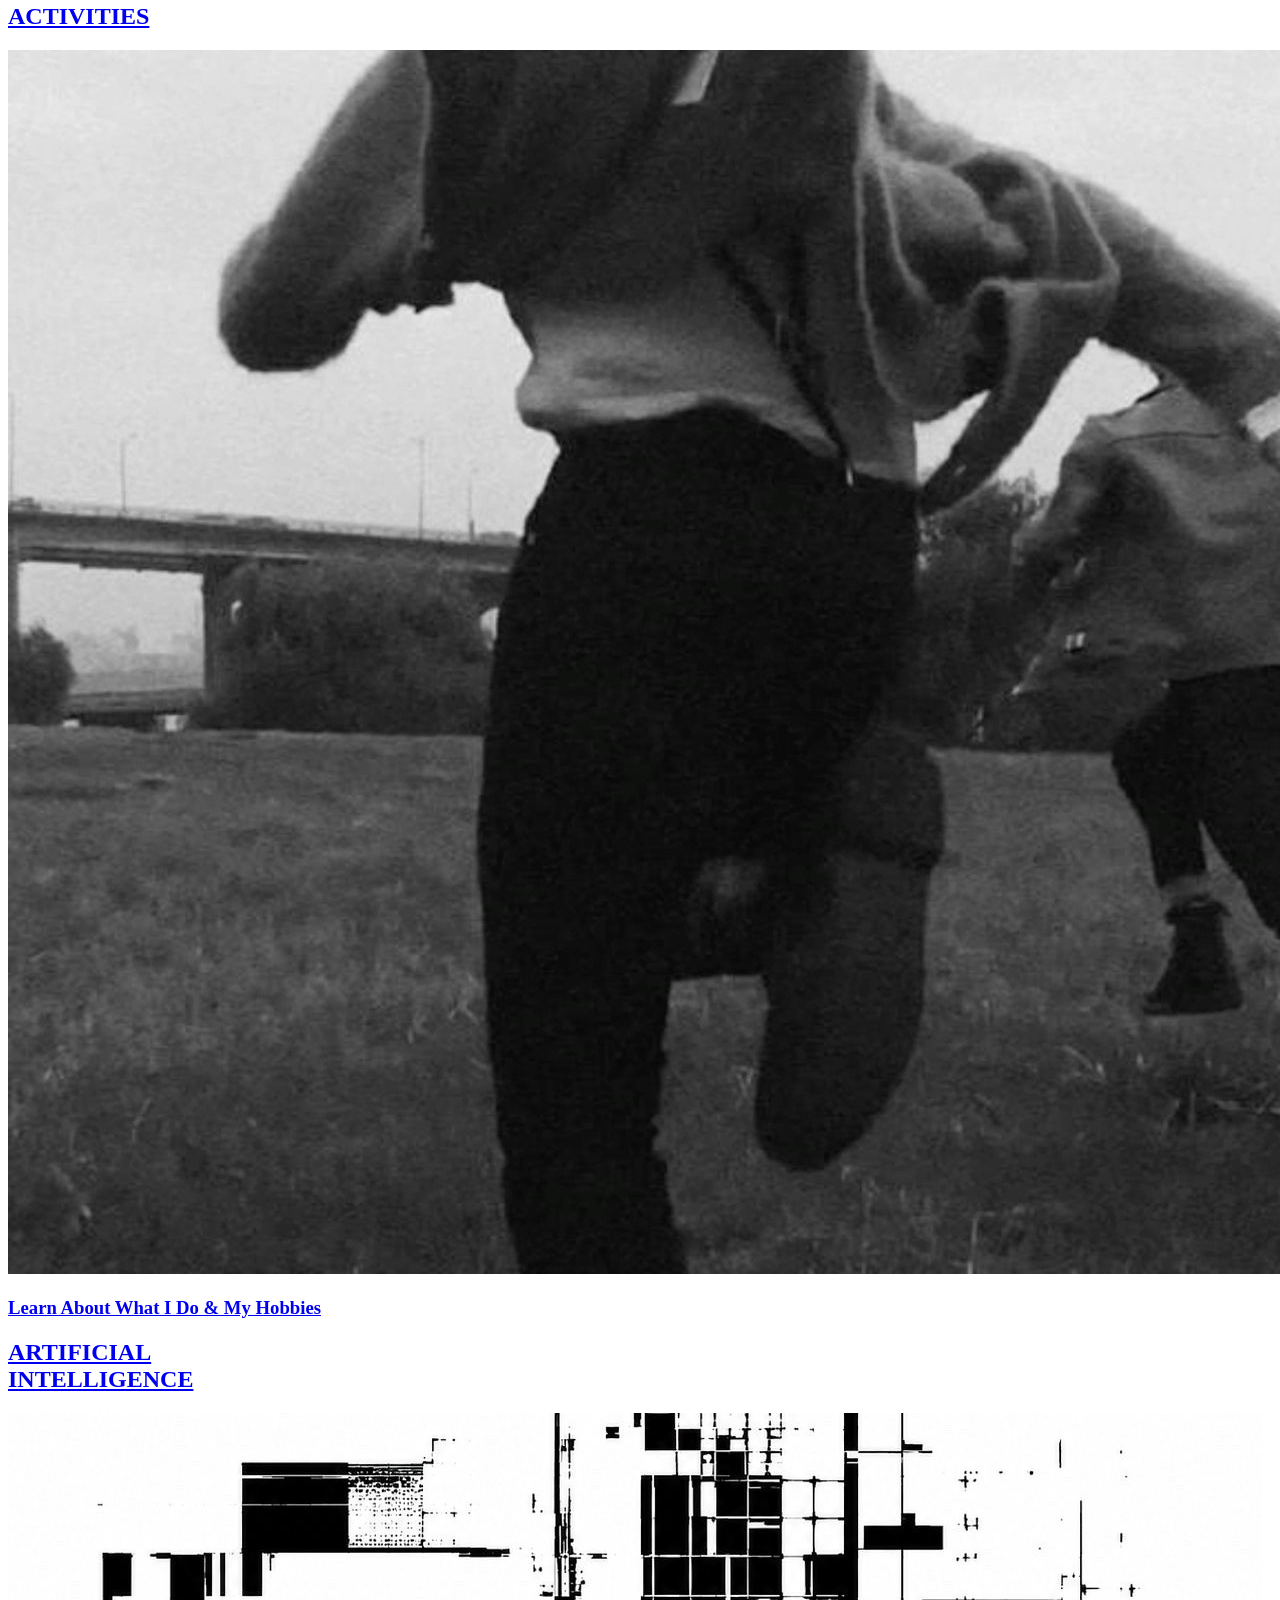
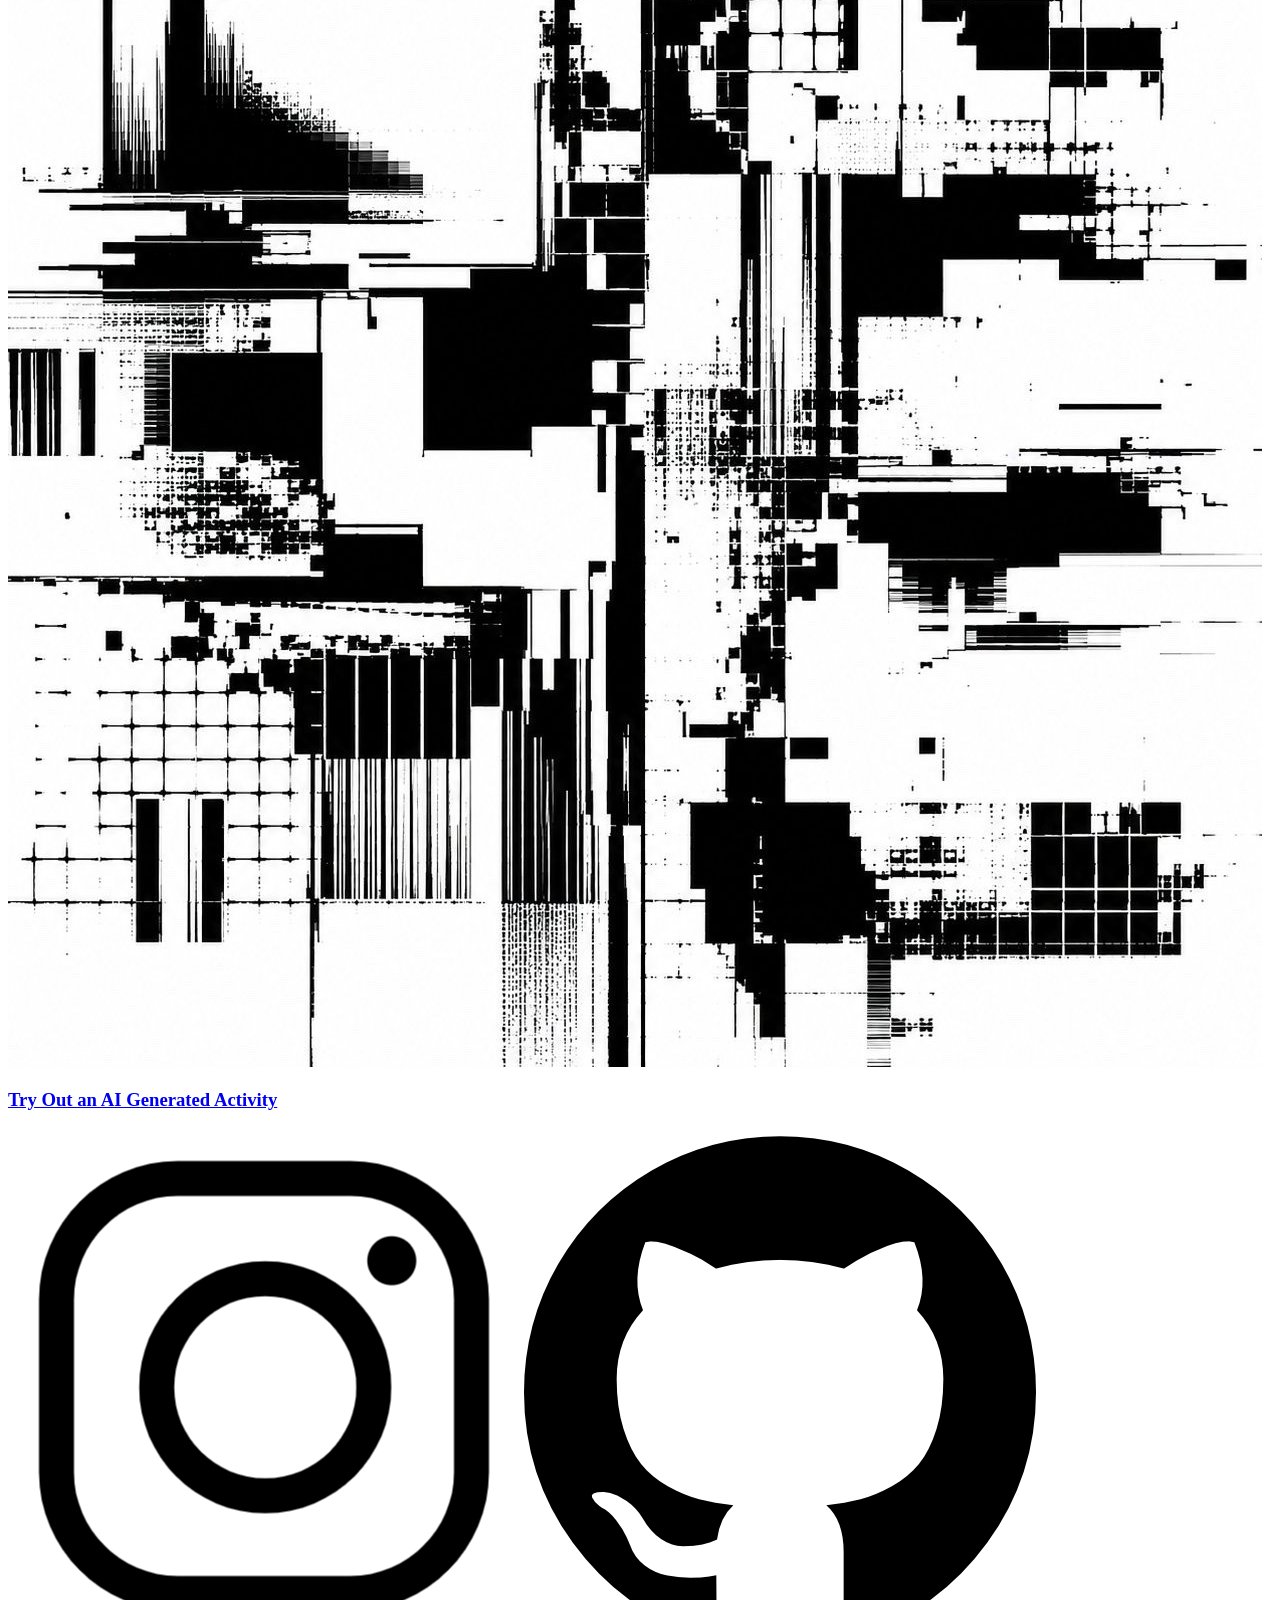
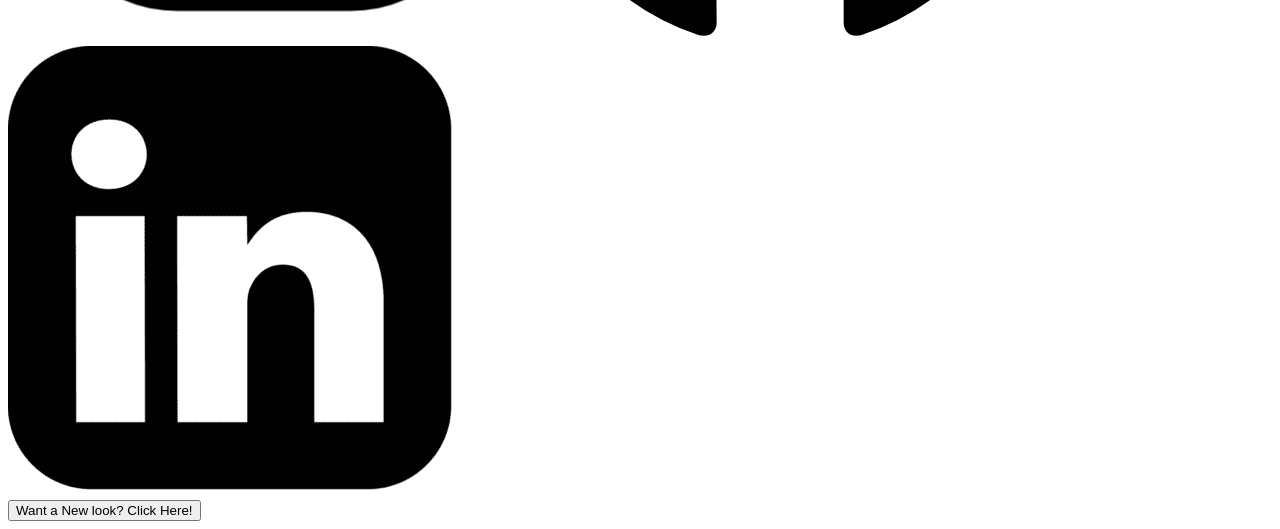
<file: index_no_css.html>
<!DOCTYPE html>
<html lang="en">
<head>
    <meta charset="UTF-8">
    <meta name="viewport" content="width=device-width, initial-scale=1.0">
    <title>Aishwarya's Personal Website</title>
</head>
<body>
<header>
    <a href="../index.html">HOME</a>
    <nav>
        <a href="portfolio.html">Portfolio</a>
        <a href="activities.html">Activities</a>
        <a href="ai.html">AI</a>
    </nav>
</header>

<main>
    <section>
        <h1>AISHWARYA</h1>
    </section>

    <section class="black-banner">
        <p class="star">✦✦✦</p>
        <p>Hi! I’m a Junior Computer Science Major at 
            Texas A&M University!</p>
        <p class="star">✦✦✦</p>
    </section>

    <section class="get-to-know-me">
        <img id="headshot-img" src="img/headshot.jpg" alt="photo of me">
        <div>
            <h2>Get to Know me!</h2>
            <p>Aishwarya is a Craig and Galen Brown Engineering Honors
                student studying computer science with a minor in Japanese.
                As a junior she’s worked in robotics, full stack development,
                & video game design. </p>
            <p>She has a multidisciplinary array of interests including the technical,
                business, and creative sides of the industry. She’s organizes the official
                merchandise distribution and design for the department of computer 
                science as well as leads marketing for A&M branch of the national Women
                in Computer Science organization. Her leadership experience is best 
                showcased through her role as editor of the A-Line Magazine as she leads 
                a team of 15+ writers to publish a semester magazine print issue.</p>
        </div>
        </section>


    <section class="three">
        <a href="portfolio.html">
            <h2>PORTFOLIO</h2>            
            <img src="img/portfolio.jpeg" alt="portfolio preview">
            <h3>Explore Projects & Interest Areas</h3>
        </a>

        <a href="activities.html">
            <h2>ACTIVITIES</h2>
            <img src="img/activities.jpeg" alt="activities preview">
            <h3>Learn About What I Do & My Hobbies</h3>
        </a>

        <a href="ai.html">
            <h2>ARTIFICIAL<br>INTELLIGENCE</h2>
            <img src="img/ai.jpeg" alt="ai generated website preview">
            <h3>Try Out an AI Generated Activity</h3>
        </a>
    </section>
</main>

<footer>
    <nav>
        <a href="https://www.instagram.com/aishwarya_pa.ni/"><img src="img/insta.png" alt="instagram"></a>
        <a href="https://github.com/RiverWhite00189"><img src="img/github.png" alt="github"></a>
        <a href="https://www.linkedin.com/in/aishwarya-paryani/"><img src="img/linkedin.png" alt="LinkedIn"></a>
    </nav>
        <button id="switch-btn">Want a New look? Click Here!</button>
</footer>


<script>
    const cssLink = document.getElementById('css-link');
    const switchBtn = document.getElementById('switch-btn');
    let usingAlt = localStorage.getItem('usingAltStyle') === 'true';

    function applyStylesheet() {
        if (usingAlt) {
            cssLink.setAttribute('href', 'design_1.css');
        } else {
            cssLink.setAttribute('href', 'design_2.css');
        }
    }

    applyStylesheet();

    switchBtn.addEventListener('click', function() {
        usingAlt = !usingAlt;
        localStorage.setItem('usingAltStyle', usingAlt);
        applyStylesheet();
    });
</script>

</body>
</html>
</file>
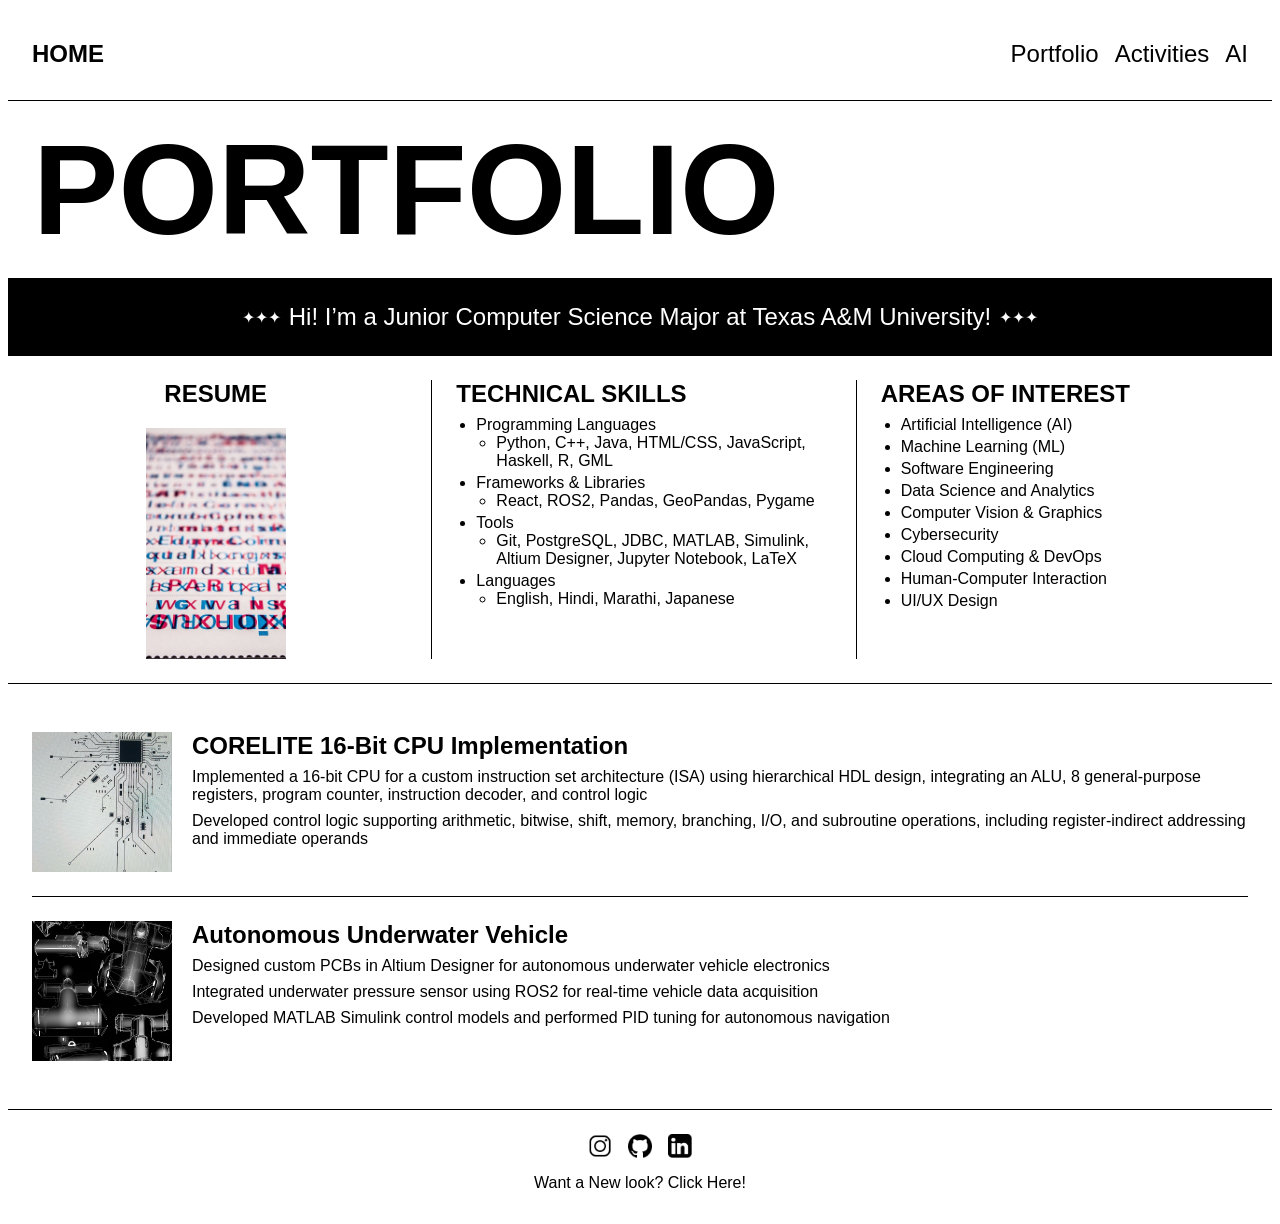
<file: portfolio.html>
<!DOCTYPE html>
<html lang="en">
<head>
    <meta charset="UTF-8">
    <meta name="viewport" content="width=device-width, initial-scale=1.0">
    <title>Aishwarya's Portfolio</title>
    <link rel="stylesheet" href="design_2.css" id="css-link">
</head>
<body>
<header>
    <a href="../index.html">HOME</a>
    <nav>
        <a href="portfolio.html">Portfolio</a>
        <a href="activities.html">Activities</a>
        <a href="ai.html">AI</a>
    </nav>
</header>

<main>
    <section>
        <h1>PORTFOLIO</h1>
    </section>

    <section class="black-banner">
        <p class="star">✦✦✦</p>
        <p>Hi! I’m a Junior Computer Science Major at 
            Texas A&M University!</p>
        <p class="star">✦✦✦</p>
    </section>

<section class="job-three">
    <a href="https://docs.google.com/document/d/1TTv8YsnTWq2kMStR8s5juUNFx0ivjMzH/edit?tab=t.0">
        <h2>RESUME</h2>
        <img src="img/resume.jpeg" alt="link to resume">
    </a>
    <div class="skills">
        <h2>TECHNICAL SKILLS</h2>
        <ul>
            <li>Programming Languages
                <ul>
                    <li>Python, C++, Java, HTML/CSS, JavaScript, Haskell, R, GML</li>
                </ul>
            </li>
            <li>Frameworks & Libraries
                <ul>
                    <li>React, ROS2, Pandas, GeoPandas, Pygame</li>
                </ul>
            </li>
            <li>Tools
                <ul>
                    <li>Git, PostgreSQL, JDBC, MATLAB, Simulink, Altium Designer, Jupyter Notebook, LaTeX</li>
                </ul>
            </li>
            <li>Languages
                <ul>
                   <li>English, Hindi, Marathi, Japanese</li>
                </ul>
            </li>
        </ul>
    </div>
    <div class="interests">
        <h2>AREAS OF INTEREST</h2>
        <ul>
            <li>Artificial Intelligence (AI)</li>
            <li>Machine Learning (ML)</li>
            <li>Software Engineering</li>
            <li>Data Science and Analytics</li>
            <li>Computer Vision & Graphics</li>
            <li>Cybersecurity</li>
            <li>Cloud Computing & DevOps</li>
            <li>Human-Computer Interaction</li>
            <li>UI/UX Design</li>
        </ul>
    </div>
</section>

<section class="projects">
    <div class="proj">
        <img src="img/cpu.jpeg" alt="cpu project preview"> 
        <div class="proj-text">
            <h2>CORELITE 16-Bit CPU Implementation</h2>
            <p>Implemented a 16-bit CPU for a custom instruction set architecture (ISA)
             using hierarchical HDL design, integrating an ALU, 8 general-purpose 
             registers, program counter, instruction decoder, and control logic</p>

            <p>Developed control logic supporting arithmetic, bitwise, shift, memory, 
            branching, I/O, and subroutine operations, including register-indirect 
            addressing and immediate operands</p>
        </div>
    </div>
    <div class="proj">
        <img src="img/auv.jpeg" alt="auv project preview"> 
        <div class="proj-text">
            <h2>Autonomous Underwater Vehicle</h2>
            <p>Designed custom PCBs in Altium Designer for autonomous underwater vehicle
             electronics</p>
            <p>Integrated underwater pressure sensor using ROS2 for real-time vehicle 
            data acquisition</p>
            <p>Developed MATLAB Simulink control models and performed PID tuning for 
            autonomous navigation</p>
        </div>
    </div>
</section>

<footer>
    <nav>
        <a href="https://www.instagram.com/aishwarya_pa.ni/"><img src="img/insta.png" alt="instagram"></a>
        <a href="https://github.com/RiverWhite00189"><img src="img/github.png" alt="github"></a>
        <a href="https://www.linkedin.com/in/aishwarya-paryani/"><img src="img/linkedin.png" alt="LinkedIn"></a>
    </nav>
        <button id="switch-btn">Want a New look? Click Here!</button>
</footer>


<script>
    const cssLink = document.getElementById('css-link');
    const switchBtn = document.getElementById('switch-btn');
    let usingAlt = localStorage.getItem('usingAltStyle') === 'true';

    function applyStylesheet() {
        if (usingAlt) {
            cssLink.setAttribute('href', 'design_1.css');
        } else {
            cssLink.setAttribute('href', 'design_2.css');
        }
    }

    applyStylesheet();

    switchBtn.addEventListener('click', function() {
        usingAlt = !usingAlt;
        localStorage.setItem('usingAltStyle', usingAlt);
        applyStylesheet();
    });
</script>

</body>
</html>
</file>
<file: design_2.css>
body {
    font-family: 'Inter', sans-serif;
}

a {
    all: unset;
    font-size: inherit;
    cursor: pointer;
}

p {
    font-size: 1rem;
}

header {
    display: flex;
    justify-content: space-between;
    font-size: 1.5rem;
    padding: 32px 24px;
    border-bottom: 1px solid black;
}

header a {
    font-weight: bold;
}

header nav {
    display: flex;
    flex-direction: row;
    gap: 1rem;
}

header nav a {
    font-weight: 400;
}

h1 {
    font-size: clamp(2rem, 15vw, 8rem);
    justify-self: center;
    margin: 15px 25px;
}

section.black-banner {
    background-color: black;
    color: white;
    display: flex;
    gap: 0.5rem;
    align-items: center;
    justify-content: center;
    padding: 1px clamp(0.5rem, 5vw, 3rem);

}

section.black-banner p.star {
    font-size: clamp(0.3rem, 2vw, 1rem);
}

section.black-banner p {
    text-align: center;
    font-size: clamp(0.5rem, 5vw, 1.5rem);
}

.get-to-know-me {
    display: flex;
    padding: 24px 24px;
    gap: 32px;
    border-bottom: 1px solid black;

}

.get-to-know-me div {
    display: flex;
    flex-direction: column;
    justify-content: center;
    gap: 4vw;
}

.get-to-know-me h2 {
    font-size: 2rem;
    margin: 0;
}

.get-to-know-me p {
    margin: 0;
    font-size: 1.5rem;
}

#headshot-img {
    width: 25%;
    object-fit: cover;
}

@media (max-width: 740px) {
    .get-to-know-me {
        align-items: center;
        flex-direction: column;
    }

    #headshot-img {
    display: block;
    width: 100%;
    height: auto;
    }
}

.three {
    display: flex;
    align-items: stretch;
    justify-content: center;
    gap: 24px;
    padding: 24px 24px;
}

.three a {
    display: flex;
    flex-direction: column;
    align-items: center;
    text-align: center;
    gap: 12px;
    flex: 1;
    padding: 0 24px;
    border-left: 1px solid black;
}

.three a:first-child {
    border-left: none;
}

.three h2 {
    font-size: 1.5rem;
    margin: 0;
}

.three img {
    width: 180px;
    height: 240px;
    object-fit: cover;
}

.three h3 {
    font-size: 1.5rem;
    font-weight: bold;
    margin: 0;
}

@media (max-width: 740px) {
    .three {
        flex-direction: column;
        align-items: center;
    }

    .three a {
        border-left: none;
        border-top: 1px solid black;
        padding: 24px 0 0 0;
        width: 100%;
    }

    .three a:first-child {
        border-top: none;
    }
}

footer {
    display: flex;
    flex-direction: column;
    align-items: center;
    gap: 12px;
    padding: 24px;
    border-top: 1px solid black;
}

footer nav {
    display: flex;
    flex-direction: row;
    gap: 16px;
}

footer nav img {
    width: 24px;
    height: 24px;
    object-fit: contain;
}

footer p {
    font-size: 1rem;
}

button {
    all: unset;
    cursor: pointer;
    font-size: 1rem;
    text-align: center;
}

.aline, .awics {
    padding: 24px 24px;
    border-bottom: 1px solid black;
}


.aline a img {
    width: 100%;
    height: auto;
    display: block;
    margin-bottom: 16px;
}

.aline h2, .awics h2 {
    font-size: 1.5rem;
    margin: 0 0 12px 0;
}

.awics h2 {
    text-align: center;
}

.aline p, .awics p {
    font-size: 1rem;
    margin: 0 0 12px 0;
}

.aline-mag {
    display: flex;
    margin-top: 16px;
    justify-content: space-evenly;
    gap: 64px;
}


.aline-mag img {
    width: 180px;
    height: 240px;
    object-fit: cover;
}

.awics-main {
    display: flex;
    gap: 24px;
    margin-bottom: 16px;
}

.awics-main div {
    display: flex; 
    flex-direction: column;
    justify-content: center;
}

.awics-main a {
    display: flex;
    flex-shrink: 1;
}

.awics-main img {
    aspect-ratio: 1 / 1;
    width: auto;
    height: 100%;
    max-height: 240px;
    object-fit: cover;
}

@media (max-width: 740px) {
    .awics-main {
        flex-direction: column;
        align-items: center;
        text-align: center;
    }

    .awics {
        text-align: center;
    }

    .aline-mag {
        flex-direction: column;
        align-items: center;
    }
}

.job-three {
    display: flex;
    gap: 32px;
    padding: 24px 24px;
    border-bottom: 1px solid black;
}

.job-three > * {
    border-left: 1px solid black;
    padding-left: 24px;
    flex: 1;
}

.job-three > *:first-child {
    border-left: none;
    padding-left: 0;
}

.job-three a {
    display: flex;
    flex-direction: column;
    align-items: center;
    gap: 12px;
    text-align: center;
}

.job-three a img {
    width: 100%;
    max-width: 140px;
    height: auto;
    object-fit: cover;
}

.job-three h2 {
    font-size: 1.5rem;
    margin: 0 0 8px 0;
}

.skills ul, .interests ul {
    margin: 0;
    padding-left: 20px;
}

.skills li, .interests li {
    font-size: 1rem;
    margin-bottom: 4px;
}

.projects {
    padding: 24px 24px;
}

.proj {
    display: flex;
    gap: 20px;
    align-items: flex-start;
    padding: 24px 0;
    border-top: 1px solid black;
}

.proj:first-child {
    border-top: none;
}

.proj img {
    width: 140px;
    height: 140px;
    object-fit: cover;
    flex-shrink: 0;
}

.proj-text h2 {
    font-size: 1.5rem;
    margin: 0 0 8px 0;
}

.proj-text p {
    font-size: 1rem;
    margin: 0 0 8px 0;
}

@media (max-width: 740px) {
    .job-three {
        flex-direction: column;
        gap: 24px;
    }

    .job-three > * {
        border-left: none;
        padding-left: 0;
        border-top: 1px solid black;
        padding-top: 24px;
    }

    .job-three > *:first-child {
        border-top: none;
        padding-top: 0;
    }

    .proj {
        flex-direction: column;
        align-items: center;
        text-align: center;
    }

    .proj img {
        width: 100%;
        max-width: 300px;
        height: auto;
    }
}
</file>
